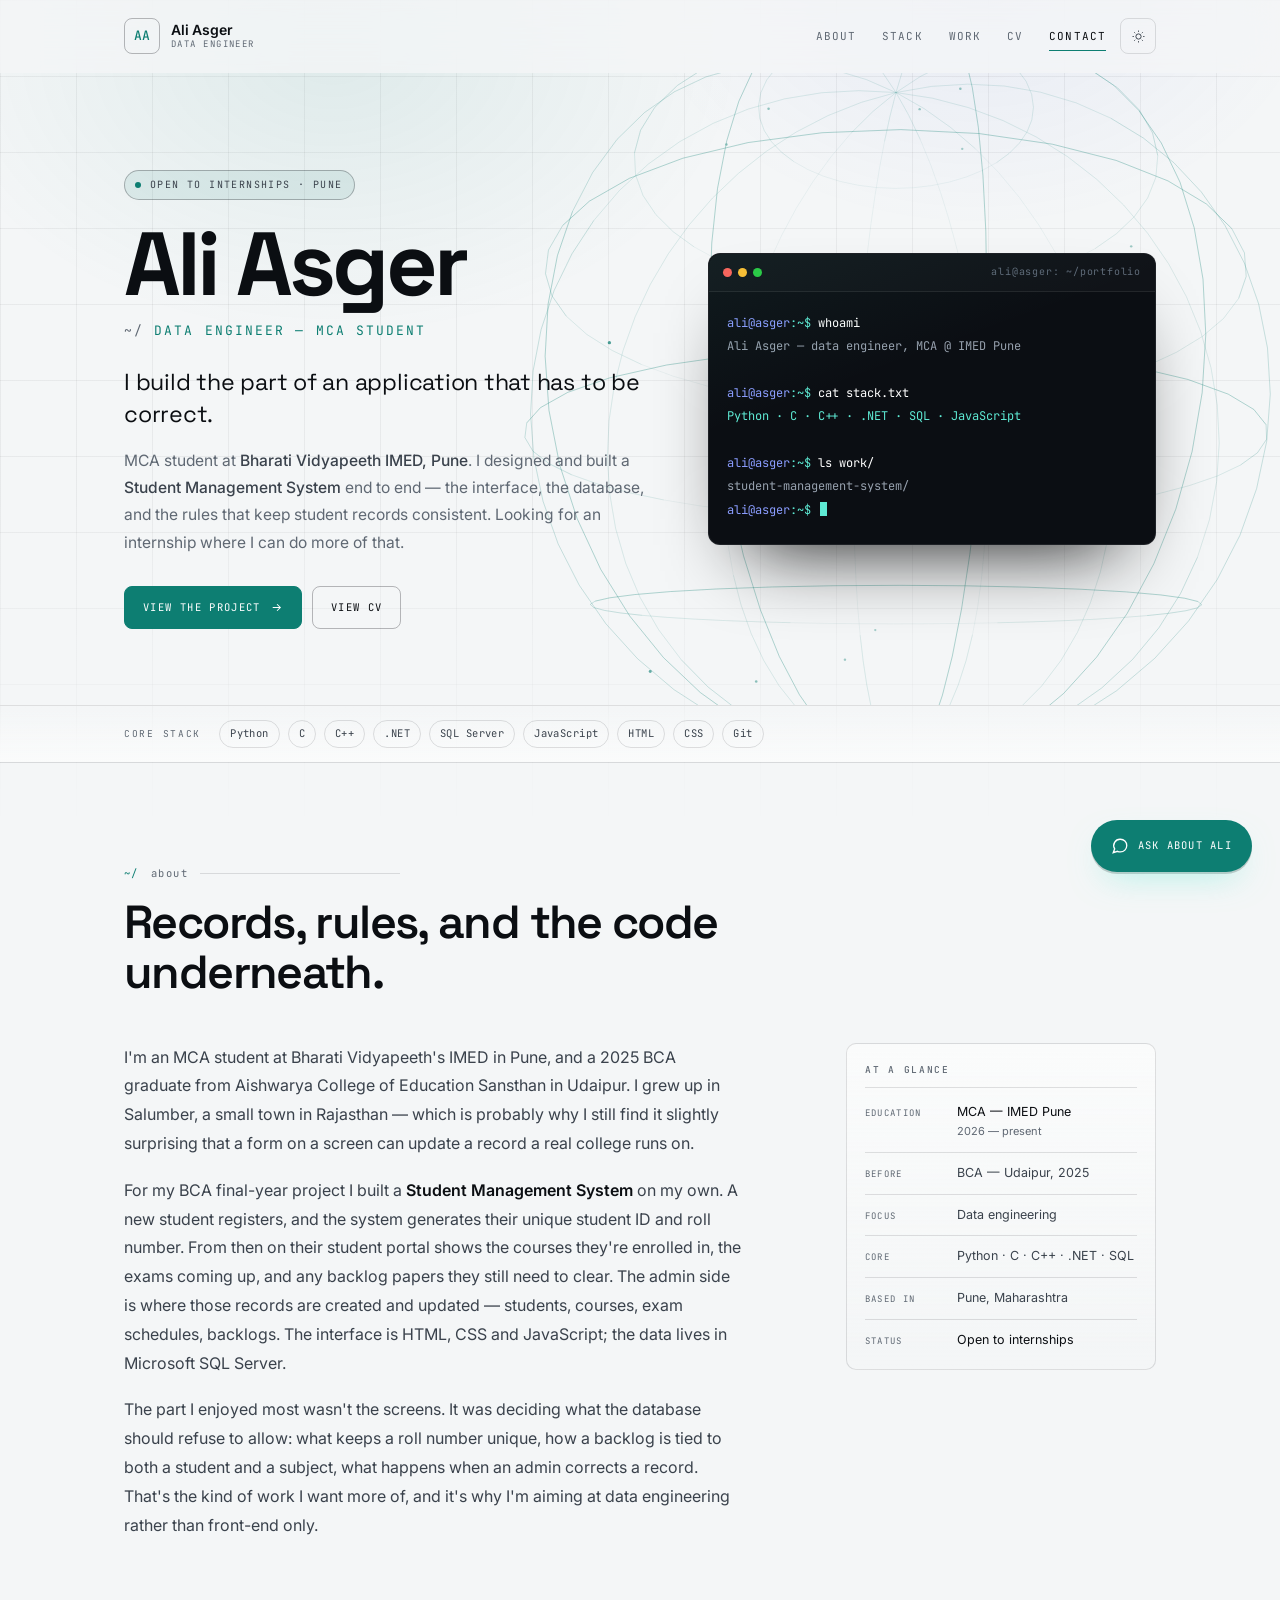
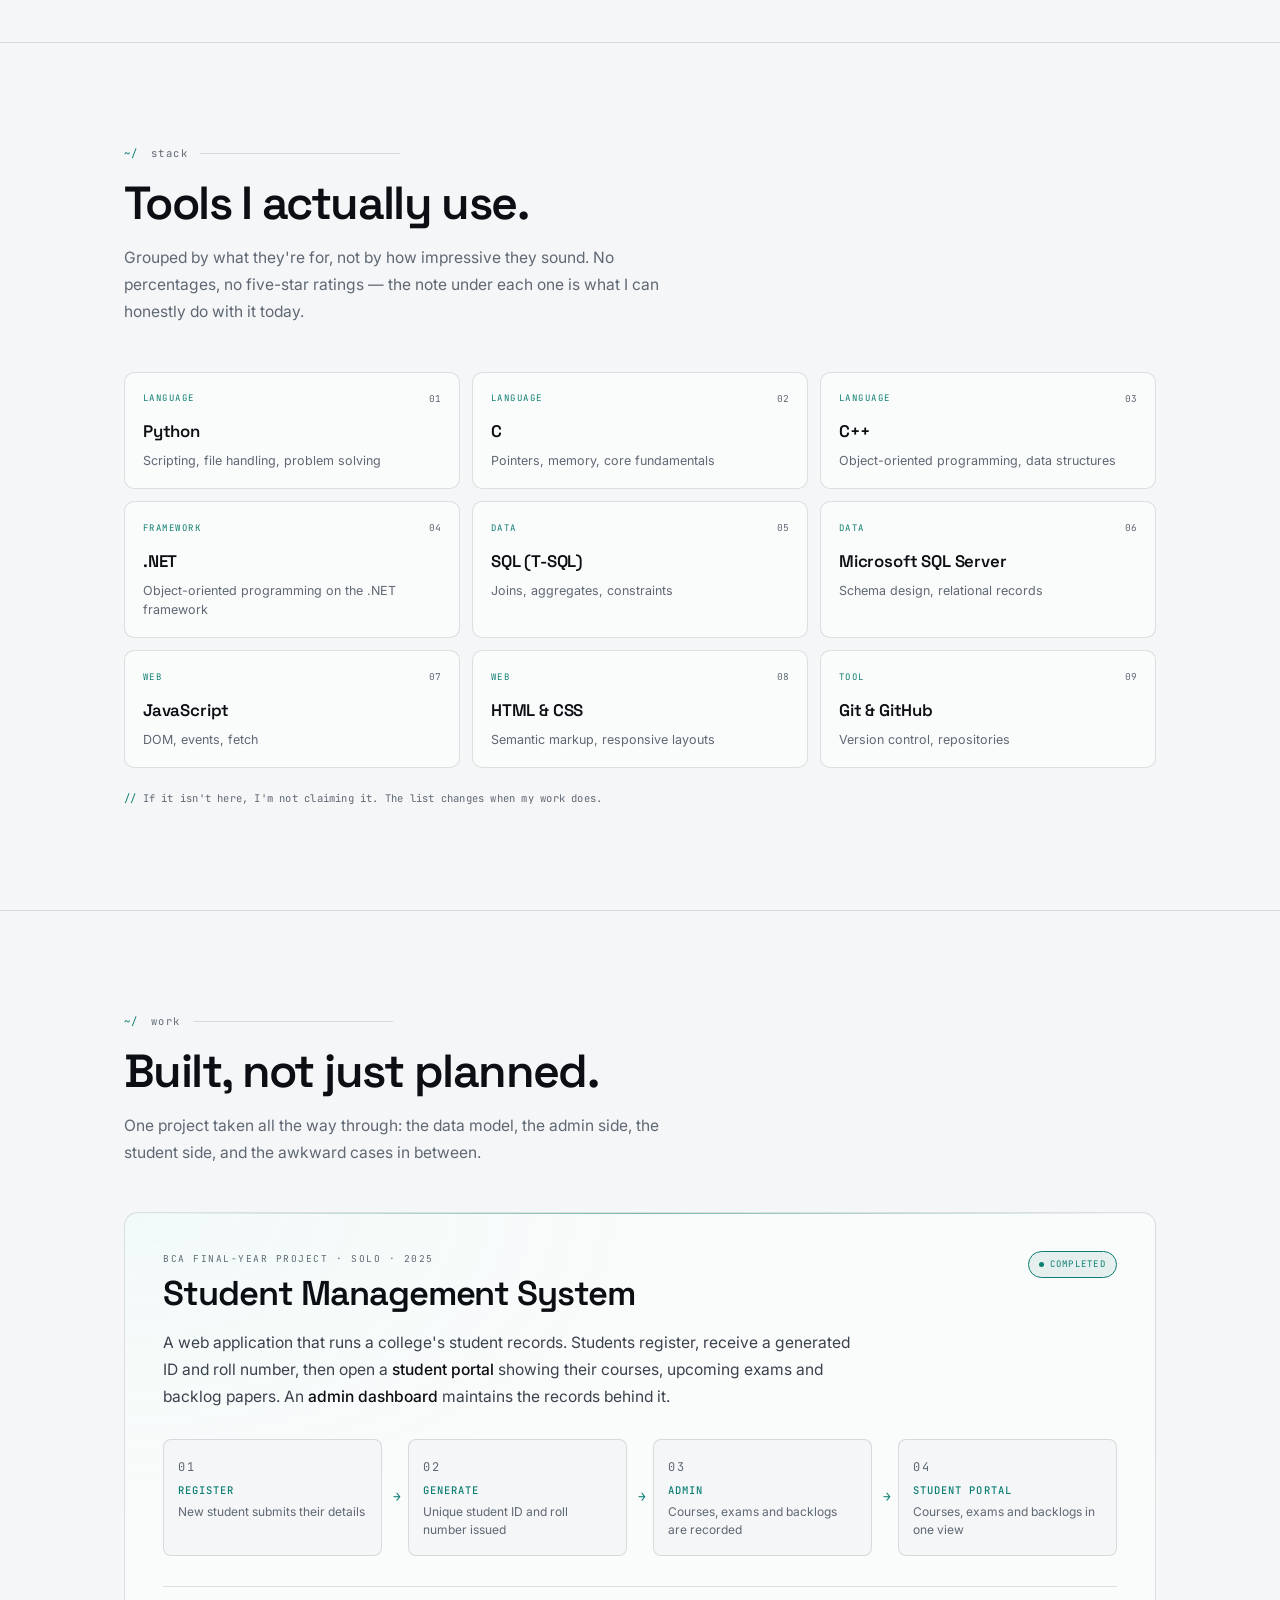
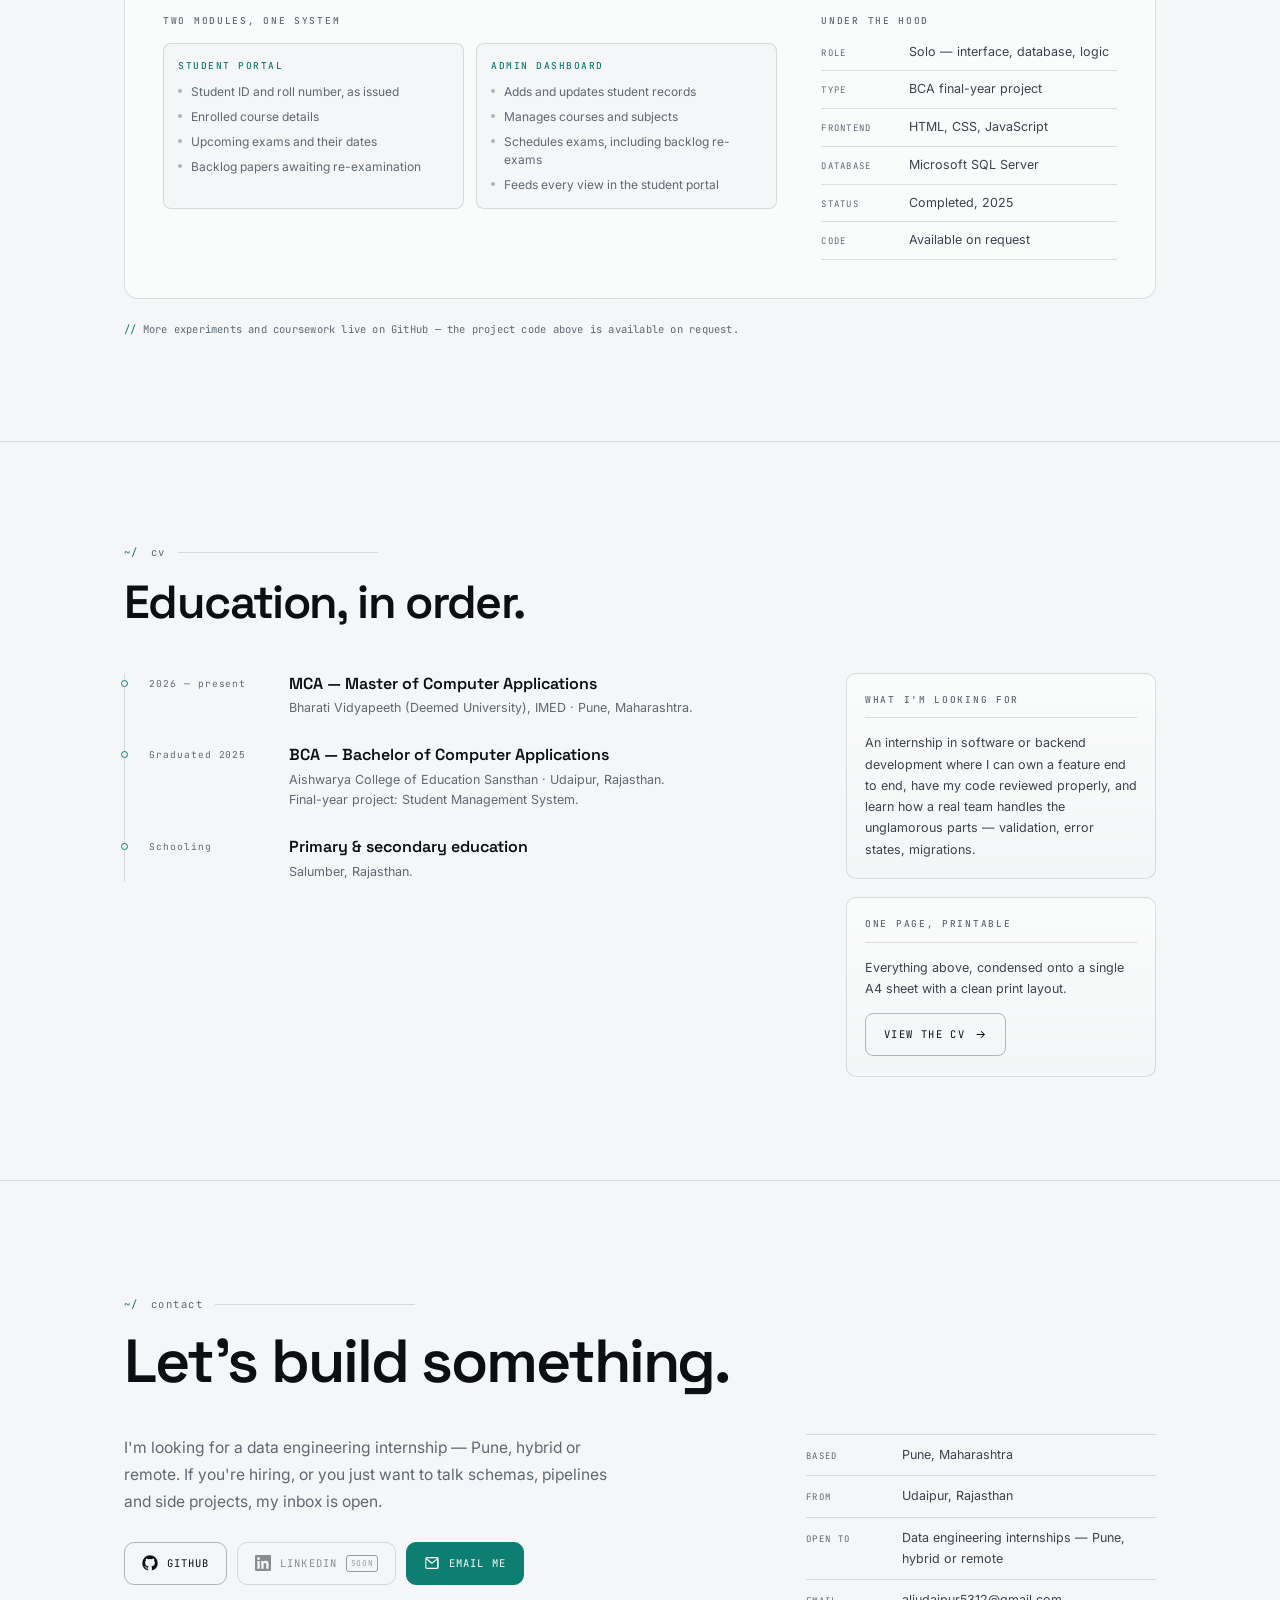
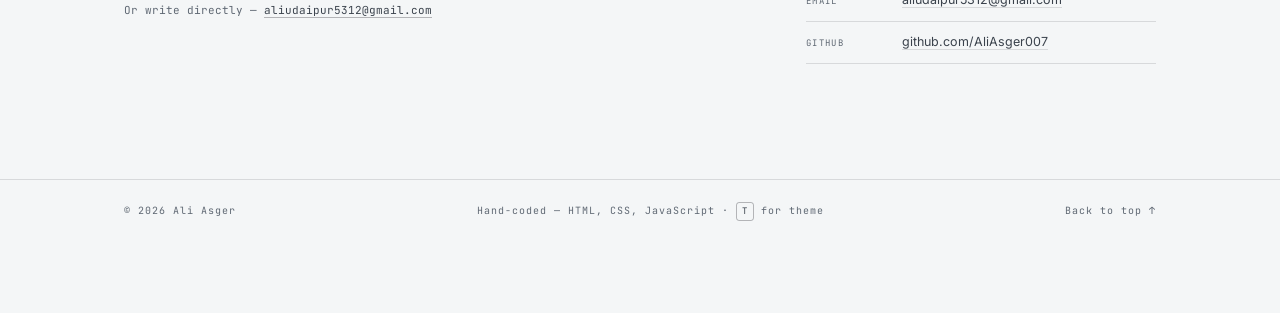
<file: index.html>
<!DOCTYPE html>
<html lang="en" data-theme="dark">
<head>
<meta charset="utf-8">
<meta name="viewport" content="width=device-width, initial-scale=1">
<title>Ali Asger — Data Engineer &amp; MCA Student | Portfolio</title>
<meta name="description" content="Ali Asger — MCA student at Bharati Vidyapeeth IMED, Pune, working toward data engineering. Python, C, C++, .NET, JavaScript and SQL Server. Built a Student Management System end to end.">
<meta name="author" content="Ali Asger">
<meta name="theme-color" content="#07080a">

<meta property="og:type" content="website">
<meta property="og:title" content="Ali Asger — Data Engineer &amp; MCA Student">
<meta property="og:description" content="I build web applications end to end — interface, database, and the rules that keep records consistent.">
<meta property="og:locale" content="en_IN">

<link rel="icon" href="assets/favicon.svg" type="image/svg+xml">

<link rel="preconnect" href="https://fonts.googleapis.com">
<link rel="preconnect" href="https://fonts.gstatic.com" crossorigin>
<link href="https://fonts.googleapis.com/css2?family=Space+Grotesk:wght@400;500;600;700&family=Inter:wght@300;400;500;600&family=JetBrains+Mono:wght@400;500&display=swap" rel="stylesheet">

<link rel="stylesheet" href="css/styles.css">
<link rel="stylesheet" href="css/chat.css">

<script>
  /* Runs before paint: no flash of the wrong theme. */
  (function () {
    var root = document.documentElement;
    root.classList.add('js');
    try {
      var saved = localStorage.getItem('theme');
      var system = window.matchMedia('(prefers-color-scheme: light)').matches ? 'light' : 'dark';
      root.setAttribute('data-theme', saved || system);
    } catch (e) {
      root.setAttribute('data-theme', 'dark');
    }

    /* Safety net: if main.js fails to load, never leave content invisible. */
    window.addEventListener('load', function () {
      setTimeout(function () {
        if (!document.querySelector('.reveal.in')) {
          var items = document.querySelectorAll('.reveal');
          for (var i = 0; i < items.length; i++) items[i].classList.add('in');
        }
      }, 1200);
    });
  })();
</script>

<script type="application/ld+json">
{
  "@context": "https://schema.org",
  "@type": "Person",
  "name": "Ali Asger",
  "jobTitle": "Data Engineer",
  "email": "mailto:aliudaipur5312@gmail.com",
  "alumniOf": [
    { "@type": "CollegeOrUniversity", "name": "Aishwarya College of Education Sansthan, Udaipur" },
    { "@type": "CollegeOrUniversity", "name": "Bharati Vidyapeeth IMED, Pune" }
  ],
  "address": { "@type": "PostalAddress", "addressLocality": "Pune", "addressRegion": "Maharashtra", "addressCountry": "IN" },
  "knowsAbout": ["Data Engineering", "Python", "C", "C++", ".NET", "JavaScript", "SQL Server"],
  "sameAs": ["https://github.com/AliAsger007"]
}
</script>
</head>

<body>
<a class="skip" href="#main">Skip to content</a>
<div class="bg-grid" aria-hidden="true"></div>
<div class="bg-glow" aria-hidden="true"></div>

<!-- ================= HEADER ================= -->
<header class="site-head" id="site-head">
  <div class="wrap head-inner">
    <a class="brand" href="#top" aria-label="Ali Asger — back to top">
      <span class="brand-mark" aria-hidden="true">AA</span>
      <span class="brand-text">
        Ali Asger
        <span class="brand-sub">Data Engineer</span>
      </span>
    </a>

    <nav class="nav" id="site-nav" aria-label="Primary">
      <a href="#about">About</a>
      <a href="#stack">Stack</a>
      <a href="#work">Work</a>
      <a href="#cv">CV</a>
      <a href="#contact">Contact</a>
    </nav>

    <button class="menu-btn" id="menu-btn" type="button" aria-expanded="false" aria-controls="site-nav" aria-label="Open menu">
      <svg viewBox="0 0 24 24" fill="none" stroke="currentColor" stroke-width="1.7" aria-hidden="true"><path d="M4 7h16M4 12h16M4 17h16"/></svg>
    </button>

    <button class="theme-btn" id="theme-btn" type="button" aria-label="Switch to light theme" title="Switch theme (T)">
      <svg class="moon" viewBox="0 0 24 24" fill="none" stroke="currentColor" stroke-width="1.6" aria-hidden="true"><path d="M20.5 14.5A8.5 8.5 0 1 1 9.5 3.5a7 7 0 0 0 11 11Z"/></svg>
      <svg class="sun" viewBox="0 0 24 24" fill="none" stroke="currentColor" stroke-width="1.6" aria-hidden="true"><circle cx="12" cy="12" r="4.2"/><path d="M12 2.5v2M12 19.5v2M2.5 12h2M19.5 12h2M5.3 5.3l1.4 1.4M17.3 17.3l1.4 1.4M18.7 5.3l-1.4 1.4M6.7 17.3l-1.4 1.4"/></svg>
    </button>
  </div>
</header>

<main id="main">

  <!-- ================= HERO ================= -->
  <section class="hero" id="top">
    <canvas class="hero-canvas" id="hero-canvas" aria-hidden="true"></canvas>
    <div class="wrap">
      <div class="hero-grid">
        <div class="hero-copy">
          <p class="badge reveal"><span class="dot" aria-hidden="true"></span> Open to internships · Pune</p>

          <h1 class="reveal" style="--d:1">Ali Asger</h1>
          <p class="hero-role reveal" style="--d:1">Data engineer — MCA student</p>

          <p class="hero-hook reveal" style="--d:2">
            I build the part of an application that has to be correct.
          </p>

          <p class="hero-lede reveal" style="--d:3">
            MCA student at <strong>Bharati Vidyapeeth IMED, Pune</strong>. I designed and built a
            <strong>Student Management System</strong> end to end — the interface, the database, and
            the rules that keep student records consistent. Looking for an internship where I can do
            more of that.
          </p>

          <div class="hero-cta reveal" style="--d:4">
            <a class="btn solid" href="#work">
              View the project
              <svg viewBox="0 0 24 24" fill="none" stroke="currentColor" stroke-width="1.9" aria-hidden="true"><path d="M5 12h14M13 6l6 6-6 6"/></svg>
            </a>
            <a class="btn" href="resume.html" data-cv>View CV</a>
          </div>
        </div>

        <div class="term reveal" style="--d:2" role="img" aria-label="Terminal window: Ali Asger, data engineer, MCA at IMED Pune. Stack: Python, C, C++, .NET, SQL, JavaScript. Project: student-management-system.">
          <div class="term-bar" aria-hidden="true">
            <span class="term-dots"><i></i><i></i><i></i></span>
            <span class="term-title">ali@asger: ~/portfolio</span>
          </div>
          <div class="term-body" aria-hidden="true">
            <div class="tline"><span class="prompt"><span class="path">ali@asger</span>:~$</span> <span class="cmd">whoami</span></div>
            <div class="tline out">Ali Asger — data engineer, MCA @ IMED Pune</div>
            <div class="tline">&nbsp;</div>
            <div class="tline"><span class="prompt"><span class="path">ali@asger</span>:~$</span> <span class="cmd">cat stack.txt</span></div>
            <div class="tline out key">Python · C · C++ · .NET · SQL · JavaScript</div>
            <div class="tline">&nbsp;</div>
            <div class="tline"><span class="prompt"><span class="path">ali@asger</span>:~$</span> <span class="cmd">ls work/</span></div>
            <div class="tline out">student-management-system/</div>
            <div class="tline"><span class="prompt"><span class="path">ali@asger</span>:~$</span> <span class="cursor"></span></div>
          </div>
        </div>
      </div>
    </div>
  </section>

  <!-- ================= STACK STRIP ================= -->
  <div class="stack-strip">
    <div class="wrap stack-inner">
      <span class="stack-label">Core stack</span>
      <ul class="stack-list">
        <li>Python</li>
        <li>C</li>
        <li>C++</li>
        <li>.NET</li>
        <li>SQL Server</li>
        <li>JavaScript</li>
        <li>HTML</li>
        <li>CSS</li>
        <li>Git</li>
      </ul>
    </div>
  </div>

  <!-- ================= ABOUT ================= -->
  <section class="section" id="about">
    <div class="wrap">
      <div class="sec-path"><span class="tilde">~/</span>about<span class="line"></span></div>

      <div class="sec-head">
        <h2>Records, rules, and the code underneath.</h2>
      </div>

      <div class="about-grid">
        <div class="prose reveal">
          <p>
            I'm an MCA student at Bharati Vidyapeeth's IMED in Pune, and a 2025 BCA graduate from
            Aishwarya College of Education Sansthan in Udaipur. I grew up in Salumber, a small town
            in Rajasthan — which is probably why I still find it slightly surprising that a form on a
            screen can update a record a real college runs on.
          </p>
          <p>
            For my BCA final-year project I built a <strong>Student Management System</strong> on my
            own. A new student registers, and the system generates their unique student ID and roll
            number. From then on their student portal shows the courses they're enrolled in, the exams coming
            up, and any backlog papers they still need to clear. The admin side is where those records
            are created and updated — students, courses, exam schedules, backlogs. The interface is
            HTML, CSS and JavaScript; the data lives in Microsoft SQL Server.
          </p>
          <p>
            The part I enjoyed most wasn't the screens. It was deciding what the database should refuse
            to allow: what keeps a roll number unique, how a backlog is tied to both a student and a
            subject, what happens when an admin corrects a record. That's the kind of work I want more
            of, and it's why I'm aiming at data engineering rather than front-end only.
          </p>
        </div>

        <aside class="fact-card reveal" style="--d:1" aria-label="At a glance">
          <h3>At a glance</h3>
          <dl>
            <div class="row"><dt>Education</dt><dd class="hi">MCA — IMED Pune<br><span class="sub">2026 — present</span></dd></div>
            <div class="row"><dt>Before</dt><dd>BCA — Udaipur, 2025</dd></div>
            <div class="row"><dt>Focus</dt><dd>Data engineering</dd></div>
            <div class="row"><dt>Core</dt><dd>Python · C · C++ · .NET · SQL</dd></div>
            <div class="row"><dt>Based in</dt><dd>Pune, Maharashtra</dd></div>
            <div class="row"><dt>Status</dt><dd class="hi">Open to internships</dd></div>
          </dl>
        </aside>
      </div>
    </div>
  </section>

  <!-- ================= STACK ================= -->
  <section class="section" id="stack">
    <div class="wrap">
      <div class="sec-path"><span class="tilde">~/</span>stack<span class="line"></span></div>

      <div class="sec-head">
        <h2>Tools I actually use.</h2>
        <p class="lede">
          Grouped by what they're for, not by how impressive they sound. No percentages, no
          five-star ratings — the note under each one is what I can honestly do with it today.
        </p>
      </div>

      <ul class="skills-grid">
        <li class="skill reveal">
          <div class="skill-top"><span class="skill-cat">Language</span><span class="skill-num">01</span></div>
          <h3>Python</h3>
          <p>Scripting, file handling, problem solving</p>
        </li>
        <li class="skill reveal" style="--d:1">
          <div class="skill-top"><span class="skill-cat">Language</span><span class="skill-num">02</span></div>
          <h3>C</h3>
          <p>Pointers, memory, core fundamentals</p>
        </li>
        <li class="skill reveal" style="--d:2">
          <div class="skill-top"><span class="skill-cat">Language</span><span class="skill-num">03</span></div>
          <h3>C++</h3>
          <p>Object-oriented programming, data structures</p>
        </li>
        <li class="skill reveal" style="--d:3">
          <div class="skill-top"><span class="skill-cat">Framework</span><span class="skill-num">04</span></div>
          <h3>.NET</h3>
          <p>Object-oriented programming on the .NET framework</p>
        </li>
        <li class="skill reveal">
          <div class="skill-top"><span class="skill-cat">Data</span><span class="skill-num">05</span></div>
          <h3>SQL (T-SQL)</h3>
          <p>Joins, aggregates, constraints</p>
        </li>
        <li class="skill reveal">
          <div class="skill-top"><span class="skill-cat">Data</span><span class="skill-num">06</span></div>
          <h3>Microsoft SQL Server</h3>
          <p>Schema design, relational records</p>
        </li>
        <li class="skill reveal" style="--d:1">
          <div class="skill-top"><span class="skill-cat">Web</span><span class="skill-num">07</span></div>
          <h3>JavaScript</h3>
          <p>DOM, events, fetch</p>
        </li>
        <li class="skill reveal" style="--d:2">
          <div class="skill-top"><span class="skill-cat">Web</span><span class="skill-num">08</span></div>
          <h3>HTML &amp; CSS</h3>
          <p>Semantic markup, responsive layouts</p>
        </li>
        <li class="skill reveal" style="--d:3">
          <div class="skill-top"><span class="skill-cat">Tool</span><span class="skill-num">09</span></div>
          <h3>Git &amp; GitHub</h3>
          <p>Version control, repositories</p>
        </li>
      </ul>

      <p class="footnote reveal">If it isn't here, I'm not claiming it. The list changes when my work does.</p>
    </div>
  </section>

  <!-- ================= WORK ================= -->
  <section class="section" id="work">
    <div class="wrap">
      <div class="sec-path"><span class="tilde">~/</span>work<span class="line"></span></div>

      <div class="sec-head">
        <h2>Built, not just planned.</h2>
        <p class="lede">
          One project taken all the way through: the data model, the admin side, the student side,
          and the awkward cases in between.
        </p>
      </div>

      <article class="case reveal">
        <div class="case-head">
          <div>
            <p class="case-kicker">BCA final-year project · Solo · 2025</p>
            <h3>Student Management System</h3>
          </div>
          <span class="chip live">Completed</span>
        </div>

        <p class="case-lede">
          A web application that runs a college's student records. Students register, receive a
          generated ID and roll number, then open a <strong>student portal</strong> showing their
          courses, upcoming exams and backlog papers. An <strong>admin dashboard</strong> maintains
          the records behind it.
        </p>

        <ol class="flow" aria-label="How the system works">
          <li>
            <span class="flow-n">01</span>
            <strong>Register</strong>
            <span>New student submits their details</span>
          </li>
          <li>
            <span class="flow-n">02</span>
            <strong>Generate</strong>
            <span>Unique student ID and roll number issued</span>
          </li>
          <li>
            <span class="flow-n">03</span>
            <strong>Admin</strong>
            <span>Courses, exams and backlogs are recorded</span>
          </li>
          <li>
            <span class="flow-n">04</span>
            <strong>Student portal</strong>
            <span>Courses, exams and backlogs in one view</span>
          </li>
        </ol>

        <div class="case-grid">
          <div>
            <h4>Two modules, one system</h4>
            <div class="modules">
              <div class="module">
                <h5>Student portal</h5>
                <ul>
                  <li>Student ID and roll number, as issued</li>
                  <li>Enrolled course details</li>
                  <li>Upcoming exams and their dates</li>
                  <li>Backlog papers awaiting re-examination</li>
                </ul>
              </div>
              <div class="module">
                <h5>Admin dashboard</h5>
                <ul>
                  <li>Adds and updates student records</li>
                  <li>Manages courses and subjects</li>
                  <li>Schedules exams, including backlog re-exams</li>
                  <li>Feeds every view in the student portal</li>
                </ul>
              </div>
            </div>
          </div>

          <div class="spec">
            <h4>Under the hood</h4>
            <dl>
              <div class="row"><dt>Role</dt><dd>Solo — interface, database, logic</dd></div>
              <div class="row"><dt>Type</dt><dd>BCA final-year project</dd></div>
              <div class="row"><dt>Frontend</dt><dd>HTML, CSS, JavaScript</dd></div>
              <div class="row"><dt>Database</dt><dd>Microsoft SQL Server</dd></div>
              <div class="row"><dt>Status</dt><dd>Completed, 2025</dd></div>
              <div class="row"><dt>Code</dt><dd>Available on request</dd></div>
            </dl>
          </div>
        </div>
      </article>

      <p class="footnote reveal">More experiments and coursework live on GitHub — the project code above is available on request.</p>
    </div>
  </section>

  <!-- ================= CV ================= -->
  <section class="section" id="cv">
    <div class="wrap">
      <div class="sec-path"><span class="tilde">~/</span>cv<span class="line"></span></div>

      <div class="sec-head">
        <h2>Education, in order.</h2>
      </div>

      <div class="cv-grid">
        <ol class="timeline reveal">
          <li>
            <span class="t-when">2026 — present</span>
            <div class="t-what">
              <h3>MCA — Master of Computer Applications</h3>
              <p>Bharati Vidyapeeth (Deemed University), IMED · Pune, Maharashtra.</p>
            </div>
          </li>
          <li>
            <span class="t-when">Graduated 2025</span>
            <div class="t-what">
              <h3>BCA — Bachelor of Computer Applications</h3>
              <p>Aishwarya College of Education Sansthan · Udaipur, Rajasthan.<br>
                 Final-year project: Student Management System.</p>
            </div>
          </li>
          <li>
            <span class="t-when">Schooling</span>
            <div class="t-what">
              <h3>Primary &amp; secondary education</h3>
              <p>Salumber, Rajasthan.</p>
            </div>
          </li>
        </ol>

        <div class="cv-side reveal" style="--d:1">
          <div class="fact-card">
            <h3>What I'm looking for</h3>
            <p>
              An internship in software or backend development where I can own a feature end to end,
              have my code reviewed properly, and learn how a real team handles the unglamorous parts —
              validation, error states, migrations.
            </p>
          </div>
          <div class="fact-card">
            <h3>One page, printable</h3>
            <p>
              Everything above, condensed onto a single A4 sheet with a clean print layout.
            </p>
            <div class="card-cta">
              <a class="btn" href="resume.html" data-cv>View the CV
                <svg viewBox="0 0 24 24" fill="none" stroke="currentColor" stroke-width="1.9" aria-hidden="true"><path d="M5 12h14M13 6l6 6-6 6"/></svg>
              </a>
            </div>
          </div>
        </div>
      </div>
    </div>
  </section>

  <!-- ================= CONTACT ================= -->
  <section class="section contact" id="contact">
    <div class="wrap">
      <div class="sec-path"><span class="tilde">~/</span>contact<span class="line"></span></div>

      <h2 class="reveal">Let's build something.</h2>

      <div class="contact-grid">
        <div class="reveal" style="--d:1">
          <p class="contact-lede">
            I'm looking for a data engineering internship — Pune, hybrid or remote. If you're hiring,
            or you just want to talk schemas, pipelines and side projects, my inbox is open.
          </p>

          <div class="contact-actions">
            <a class="cbtn" href="https://github.com/AliAsger007" target="_blank" rel="noopener noreferrer">
              <svg viewBox="0 0 24 24" aria-hidden="true"><path d="M12 .5A11.5 11.5 0 0 0 .5 12a11.5 11.5 0 0 0 7.86 10.92c.58.1.79-.25.79-.55v-1.94c-3.2.7-3.88-1.54-3.88-1.54-.53-1.34-1.29-1.7-1.29-1.7-1.05-.72.08-.7.08-.7 1.16.08 1.77 1.19 1.77 1.19 1.03 1.77 2.71 1.26 3.37.96.1-.75.4-1.26.73-1.55-2.56-.29-5.25-1.28-5.25-5.7 0-1.26.45-2.29 1.19-3.1-.12-.29-.52-1.46.11-3.05 0 0 .96-.31 3.15 1.18a10.9 10.9 0 0 1 5.74 0c2.18-1.49 3.14-1.18 3.14-1.18.63 1.59.23 2.76.12 3.05.74.81 1.19 1.84 1.19 3.1 0 4.43-2.7 5.4-5.27 5.69.41.36.78 1.06.78 2.14v3.17c0 .3.2.66.8.55A11.5 11.5 0 0 0 23.5 12 11.5 11.5 0 0 0 12 .5Z"/></svg>
              GitHub
            </a>

            <!-- LINKEDIN: paste your profile URL into the anchor below, then replace the
                 <span class="cbtn is-pending"> with it. -->
            <!--
            <a class="cbtn" href="https://linkedin.com/in/your-handle" target="_blank" rel="noopener noreferrer">
              <svg viewBox="0 0 24 24" aria-hidden="true"><path d="M20.45 20.45h-3.55v-5.57c0-1.33-.02-3.04-1.85-3.04-1.85 0-2.14 1.45-2.14 2.94v5.67H9.35V9h3.41v1.56h.05c.47-.9 1.63-1.85 3.36-1.85 3.6 0 4.27 2.37 4.27 5.45v6.29ZM5.34 7.43a2.06 2.06 0 1 1 0-4.12 2.06 2.06 0 0 1 0 4.12ZM7.12 20.45H3.55V9h3.57v11.45ZM22.22 0H1.77C.79 0 0 .77 0 1.72v20.55C0 23.23.79 24 1.77 24h20.45c.98 0 1.78-.77 1.78-1.73V1.72C24 .77 23.2 0 22.22 0Z"/></svg>
              LinkedIn
            </a>
            -->
            <span class="cbtn is-pending" aria-disabled="true" title="LinkedIn link coming soon">
              <svg viewBox="0 0 24 24" aria-hidden="true"><path d="M20.45 20.45h-3.55v-5.57c0-1.33-.02-3.04-1.85-3.04-1.85 0-2.14 1.45-2.14 2.94v5.67H9.35V9h3.41v1.56h.05c.47-.9 1.63-1.85 3.36-1.85 3.6 0 4.27 2.37 4.27 5.45v6.29ZM5.34 7.43a2.06 2.06 0 1 1 0-4.12 2.06 2.06 0 0 1 0 4.12ZM7.12 20.45H3.55V9h3.57v11.45ZM22.22 0H1.77C.79 0 0 .77 0 1.72v20.55C0 23.23.79 24 1.77 24h20.45c.98 0 1.78-.77 1.78-1.73V1.72C24 .77 23.2 0 22.22 0Z"/></svg>
              LinkedIn <span class="tag">soon</span>
            </span>

            <a class="cbtn primary" href="mailto:aliudaipur5312@gmail.com?subject=Hello%20Ali%20%E2%80%94%20from%20your%20portfolio&amp;body=Hi%20Ali%2C%0A%0AI%20found%20your%20portfolio%20and%20wanted%20to%20get%20in%20touch.%0A%0A">
              <svg viewBox="0 0 24 24" aria-hidden="true"><path d="M2 5.5A2.5 2.5 0 0 1 4.5 3h15A2.5 2.5 0 0 1 22 5.5v13a2.5 2.5 0 0 1-2.5 2.5h-15A2.5 2.5 0 0 1 2 18.5v-13Zm2.2-.5 7.8 6.1L19.8 5H4.2Zm15.8 1.9-7.3 5.7a1.5 1.5 0 0 1-1.9 0L3.5 6.9V18.5c0 .3.2.5.5.5h15c.3 0 .5-.2.5-.5V6.9Z"/></svg>
              Email me
            </a>
          </div>

          <p class="contact-mail">
            Or write directly — <a href="mailto:aliudaipur5312@gmail.com">aliudaipur5312@gmail.com</a>
          </p>
        </div>

        <ul class="contact-meta reveal" style="--d:2">
          <li><span class="k">Based</span><span class="v">Pune, Maharashtra</span></li>
          <li><span class="k">From</span><span class="v">Udaipur, Rajasthan</span></li>
          <li><span class="k">Open to</span><span class="v">Data engineering internships — Pune, hybrid or remote</span></li>
          <li><span class="k">Email</span><span class="v"><a href="mailto:aliudaipur5312@gmail.com">aliudaipur5312@gmail.com</a></span></li>
          <li><span class="k">GitHub</span><span class="v"><a href="https://github.com/AliAsger007" target="_blank" rel="noopener noreferrer">github.com/AliAsger007</a></span></li>
        </ul>
      </div>
    </div>
  </section>

</main>

<!-- ================= FOOTER ================= -->
<footer class="site-foot">
  <div class="wrap foot-inner">
    <span>© <span id="year">2026</span> Ali Asger</span>
    <span>Hand-coded — HTML, CSS, JavaScript · <span class="kbd">T</span> for theme</span>
    <a href="#top">Back to top ↑</a>
  </div>
</footer>

<!-- ================= CV OVERLAY ================= -->
<div class="cv-modal" id="cv-modal" hidden>
  <div class="cv-backdrop"></div>
  <div class="cv-panel" id="cv-panel" role="dialog" aria-modal="true" aria-label="Curriculum vitae">
    <header class="cv-head">
      <span class="cv-title">Curriculum vitae — Ali Asger</span>
      <div class="cv-actions">
        <a class="cv-open" href="resume.html" target="_blank" rel="noopener">Open in tab</a>
        <button class="cv-close" id="cv-close" type="button" aria-label="Close CV">
          <svg viewBox="0 0 24 24" fill="none" stroke="currentColor" stroke-width="1.9" aria-hidden="true"><path d="M6 6l12 12M18 6L6 18"/></svg>
        </button>
      </div>
    </header>
    <div class="cv-body" id="cv-body">
      <header class="cv-doc-head">
        <h3 class="cv-name">Ali Asger</h3>
        <p class="cv-role">Data Engineer · MCA Student</p>
        <p class="cv-contact">
          <span>Pune, Maharashtra, India</span>
          <a href="mailto:aliudaipur5312@gmail.com">aliudaipur5312@gmail.com</a>
          <a href="https://github.com/AliAsger007" target="_blank" rel="noopener noreferrer">github.com/AliAsger007</a>
        </p>
      </header>

      <section class="cv-sec">
        <h4>Profile</h4>
        <p>
          MCA student at Bharati Vidyapeeth IMED, Pune, and a 2025 BCA graduate from Udaipur.
          Designed and built a Student Management System end to end — registration, automatic ID and
          roll-number generation, student and admin portals, and the relational database behind them.
          Comfortable in Python, C, C++, .NET, JavaScript and SQL. Looking for a data or backend
          internship where the work is real and the review is honest.
        </p>
      </section>

      <section class="cv-sec">
        <h4>Education</h4>
        <div class="cv-entry">
          <div>
            <h5>MCA — Master of Computer Applications</h5>
            <p class="cv-sub">Bharati Vidyapeeth (Deemed University), IMED · Pune, Maharashtra</p>
          </div>
          <span class="cv-when">2026 — present</span>
        </div>
        <div class="cv-entry">
          <div>
            <h5>BCA — Bachelor of Computer Applications</h5>
            <p class="cv-sub">Aishwarya College of Education Sansthan · Udaipur, Rajasthan</p>
          </div>
          <span class="cv-when">Graduated 2025</span>
        </div>
        <div class="cv-entry">
          <div>
            <h5>Schooling — primary &amp; secondary</h5>
            <p class="cv-sub">Salumber, Rajasthan</p>
          </div>
        </div>
      </section>

      <section class="cv-sec">
        <h4>Technical skills</h4>
        <dl class="cv-skills">
          <div><dt>Languages</dt><dd>Python, C, C++, JavaScript, SQL (T-SQL)</dd></div>
          <div><dt>Framework</dt><dd>.NET — object-oriented fundamentals</dd></div>
          <div><dt>Web</dt><dd>HTML5, CSS3 — semantic markup, responsive layouts</dd></div>
          <div><dt>Database</dt><dd>Microsoft SQL Server — schema design, joins, constraints</dd></div>
          <div><dt>Tools</dt><dd>Git, GitHub</dd></div>
        </dl>
      </section>

      <section class="cv-sec">
        <h4>Projects</h4>
        <div class="cv-entry">
          <div>
            <h5>Student Management System</h5>
            <p class="cv-sub">HTML · CSS · JavaScript · Microsoft SQL Server · Solo</p>
          </div>
          <span class="cv-when">BCA final-year · 2025</span>
        </div>
        <ul class="cv-list">
          <li>
            Built a web application that manages the student record lifecycle: a new student
            registers and the system generates a unique student ID and roll number automatically.
          </li>
          <li>
            Built the student portal: one view for enrolled course details, upcoming exams and
            backlog papers awaiting re-examination.
          </li>
          <li>
            Admin dashboard creates and updates the underlying records — students, courses, exam
            schedules and backlogs — feeding every view in the portal.
          </li>
          <li>
            Designed the relational schema in Microsoft SQL Server so identifiers stay unique and
            each backlog ties to both its student and its subject.
          </li>
        </ul>
      </section>

      <div class="cv-foot">
        <span>Last updated — November 2026</span>
        <a href="resume.html" target="_blank" rel="noopener">Printable version →</a>
      </div>
    </div>
  </div>
</div>

<!-- ================= PORTFOLIO ASSISTANT ================= -->
<div class="chat" id="chat-root">
  <button class="chat-launch" id="chat-launch" type="button" aria-expanded="false" aria-controls="chat-panel" aria-label="Ask about Ali — open chat">
    <svg class="icon-chat" viewBox="0 0 24 24" fill="none" stroke="currentColor" stroke-width="1.8" aria-hidden="true"><path d="M21 11.5a8.4 8.4 0 0 1-8.5 8.4 9 9 0 0 1-3.8-.8L3 21l1.9-5.2A8.4 8.4 0 0 1 12.5 3 8.4 8.4 0 0 1 21 11.5Z"/></svg>
    <svg class="icon-close" viewBox="0 0 24 24" fill="none" stroke="currentColor" stroke-width="1.9" aria-hidden="true"><path d="M6 6l12 12M18 6L6 18"/></svg>
    <span class="label">Ask about Ali</span>
  </button>

  <section class="chat-panel" id="chat-panel" role="dialog" aria-label="Portfolio assistant" aria-modal="false" hidden>
    <header class="chat-head">
      <span class="chat-dots" aria-hidden="true"><i></i><i></i><i></i></span>
      <span class="chat-title">ali@asger: assistant</span>
      <button class="chat-close" id="chat-close" type="button" aria-label="Close chat">
        <svg viewBox="0 0 24 24" fill="none" stroke="currentColor" stroke-width="1.9" aria-hidden="true"><path d="M6 6l12 12M18 6L6 18"/></svg>
      </button>
    </header>

    <div class="chat-log" id="chat-log" role="log" aria-live="polite" aria-label="Conversation"></div>
    <div class="chat-chips" id="chat-chips"></div>

    <form class="chat-form" id="chat-form" autocomplete="off">
      <label class="sr-only" for="chat-input">Your question</label>
      <input id="chat-input" name="question" type="text" placeholder="Ask about skills, project, availability…" maxlength="200">
      <button class="chat-send" type="submit" aria-label="Send message">
        <svg viewBox="0 0 24 24" fill="none" stroke="currentColor" stroke-width="1.8" aria-hidden="true"><path d="M4 12h14M12 5l7 7-7 7"/></svg>
      </button>
    </form>
  </section>
</div>

<script src="js/main.js"></script>
<script src="js/scene.js"></script>
<script src="js/cv.js"></script>
<script src="js/chat.js"></script>
</body>
</html>
</file>
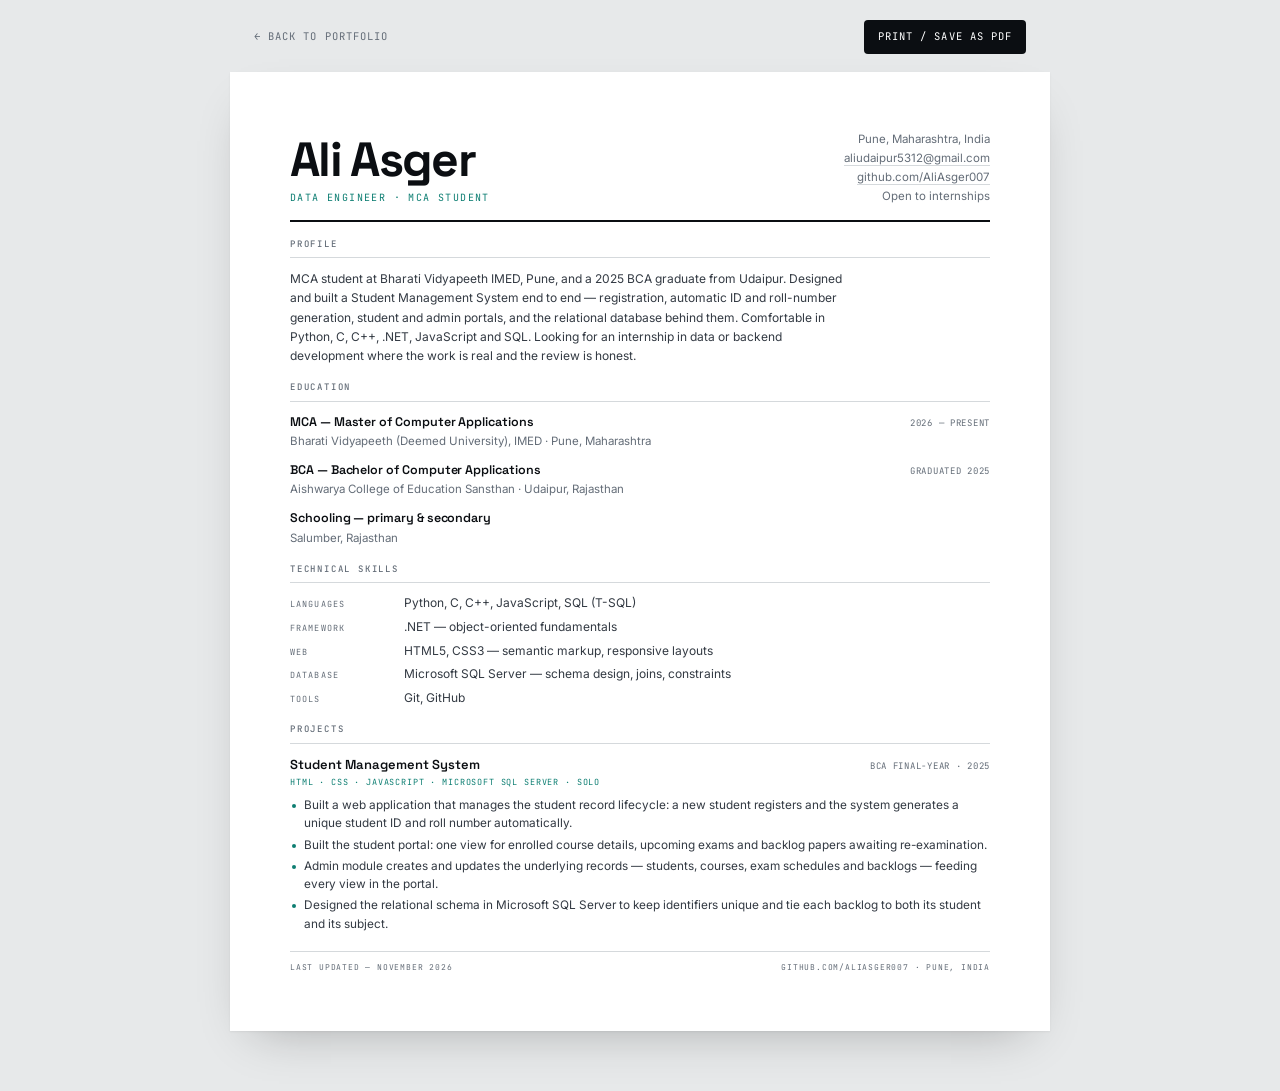
<file: resume.html>
<!DOCTYPE html>
<html lang="en">
<head>
<meta charset="utf-8">
<meta name="viewport" content="width=device-width, initial-scale=1">
<title>Ali Asger — Curriculum Vitae</title>
<meta name="description" content="One-page CV for Ali Asger, MCA student at IMED Pune and developer of a Student Management System.">

<link rel="icon" href="assets/favicon.svg" type="image/svg+xml">

<link rel="preconnect" href="https://fonts.googleapis.com">
<link rel="preconnect" href="https://fonts.gstatic.com" crossorigin>
<link href="https://fonts.googleapis.com/css2?family=Space+Grotesk:wght@400;500;600;700&family=Inter:wght@300;400;500;600&family=JetBrains+Mono:wght@400;500&display=swap" rel="stylesheet">

<style>
  /* A paper-first CV. On screen it is a sheet; in print the chrome disappears.
     Change --accent below to reskin it. */
  :root {
    --paper: #ffffff;
    --page: #e7e9ea;
    --ink: #0b0e12;
    --body: #333a43;
    --muted: #646d78;
    --rule: #d5d9dc;
    --accent: #0d7e72;
    --display: "Space Grotesk", "Inter", system-ui, sans-serif;
    --sans: "Inter", system-ui, -apple-system, "Segoe UI", sans-serif;
    --mono: "JetBrains Mono", ui-monospace, Consolas, monospace;
  }

  * { box-sizing: border-box; margin: 0; }

  body {
    background: var(--page);
    color: var(--ink);
    font-family: var(--sans);
    font-size: 16px;
    line-height: 1.5;
    -webkit-font-smoothing: antialiased;
  }

  a { color: inherit; text-decoration: none; }
  a:hover { color: var(--accent); }

  /* ---------- Toolbar (screen only) ---------- */
  .toolbar {
    max-width: 820px;
    margin: 0 auto;
    padding: 20px 24px 0;
    display: flex;
    align-items: center;
    justify-content: space-between;
    gap: 16px;
    font-family: var(--mono);
    font-size: 10.5px;
    letter-spacing: 0.1em;
    text-transform: uppercase;
    color: var(--muted);
  }
  .toolbar a:hover { color: var(--accent); }
  .toolbar button {
    font: inherit;
    letter-spacing: inherit;
    text-transform: inherit;
    color: #fff;
    background: var(--ink);
    border: 0;
    border-radius: 4px;
    padding: 9px 14px;
    cursor: pointer;
    transition: background 0.2s ease;
  }
  .toolbar button:hover { background: var(--accent); }

  /* ---------- Sheet ---------- */
  .sheet {
    max-width: 820px;
    margin: 18px auto 60px;
    padding: clamp(28px, 6vw, 58px) clamp(22px, 6vw, 60px);
    background: var(--paper);
    box-shadow: 0 1px 2px rgba(0, 0, 0, .06), 0 20px 50px -24px rgba(0, 0, 0, .3);
  }

  .head {
    display: grid;
    grid-template-columns: 1fr auto;
    gap: 10px 28px;
    align-items: end;
    padding-bottom: 14px;
    border-bottom: 2px solid var(--ink);
  }
  h1 {
    font-family: var(--display);
    font-weight: 700;
    font-size: clamp(2.3rem, 5.4vw, 3rem);
    line-height: 1;
    letter-spacing: -.035em;
  }
  .role {
    margin-top: 6px;
    font-family: var(--mono);
    font-size: 10px;
    letter-spacing: .14em;
    text-transform: uppercase;
    color: var(--accent);
  }
  .head .meta {
    list-style: none;
    padding: 0;
    text-align: right;
    font-size: 11.5px;
    line-height: 1.65;
    color: var(--muted);
    max-width: 250px;
  }
  .head .meta li { white-space: nowrap; }
  .head .meta a { border-bottom: 1px solid var(--rule); }

  /* ---------- Sections ---------- */
  section { padding-top: 16px; break-inside: avoid; }
  h2 {
    font-family: var(--mono);
    font-size: 9px;
    font-weight: 500;
    letter-spacing: .2em;
    text-transform: uppercase;
    color: var(--muted);
    padding-bottom: 6px;
    border-bottom: 1px solid var(--rule);
    margin-bottom: 11px;
  }
  p { font-size: 12px; line-height: 1.6; color: var(--body); }
  .profile p { max-width: 70ch; }

  .entry + .entry { margin-top: 10px; }
  .e-head {
    display: flex;
    align-items: baseline;
    justify-content: space-between;
    gap: 16px;
  }
  .e-head h3 {
    font-family: var(--display);
    font-size: 12.5px;
    font-weight: 600;
    color: var(--ink);
    letter-spacing: -.005em;
  }
  .when {
    font-family: var(--mono);
    font-size: 9px;
    letter-spacing: .08em;
    text-transform: uppercase;
    color: var(--muted);
    white-space: nowrap;
  }
  .where { font-size: 11.5px; color: var(--muted); margin-top: 1px; }

  dl.skills { display: grid; gap: 5px; }
  dl.skills > div { display: grid; grid-template-columns: 100px 1fr; gap: 14px; align-items: baseline; }
  dt {
    font-family: var(--mono);
    font-size: 8.5px;
    letter-spacing: .13em;
    text-transform: uppercase;
    color: var(--muted);
    padding-top: 2px;
  }
  dd { font-size: 12px; line-height: 1.55; color: var(--body); }

  .project-title {
    display: flex;
    align-items: baseline;
    justify-content: space-between;
    gap: 16px;
  }
  .project-title h3 {
    font-family: var(--display);
    font-size: 13px;
    font-weight: 600;
    color: var(--ink);
  }
  .stack-line {
    margin-top: 2px;
    font-family: var(--mono);
    font-size: 8.5px;
    letter-spacing: .1em;
    text-transform: uppercase;
    color: var(--accent);
  }
  ul.bullets {
    list-style: none;
    padding: 0;
    margin-top: 6px;
    display: grid;
    gap: 3px;
  }
  ul.bullets li {
    position: relative;
    padding-left: 14px;
    font-size: 11.8px;
    line-height: 1.55;
    color: var(--body);
  }
  ul.bullets li::before {
    content: "";
    position: absolute;
    left: 2px;
    top: 8px;
    width: 4px;
    height: 4px;
    background: var(--accent);
    border-radius: 50%;
  }

  .foot {
    margin-top: 18px;
    padding-top: 9px;
    border-top: 1px solid var(--rule);
    display: flex;
    flex-wrap: wrap;
    justify-content: space-between;
    gap: 8px;
    font-family: var(--mono);
    font-size: 8px;
    letter-spacing: .1em;
    text-transform: uppercase;
    color: var(--muted);
  }

  @media (max-width: 640px) {    .head { grid-template-columns: 1fr; }
    .head .meta { text-align: left; }
    .head .meta li { white-space: normal; }
    .e-head { flex-direction: column; gap: 0; }
    dl.skills > div { grid-template-columns: 1fr; gap: 1px; }
  }

  @page { size: A4; margin: 13mm 15mm; }

  @media print {
    body { background: #fff; font-size: 10.5pt; }
    .toolbar { display: none; }
    .sheet {
      max-width: none;
      margin: 0;
      padding: 0;
      box-shadow: none;
    }
    h1 { font-size: 25pt; }
    h2 { font-size: 7.5pt; }
    section { padding-top: 9pt; }
    p, dd { font-size: 9pt; }
    ul.bullets li { font-size: 8.8pt; }
    .e-head h3, .project-title h3 { font-size: 9.6pt; }
    * { -webkit-print-color-adjust: exact; print-color-adjust: exact; }
  }
</style>
</head>

<body>

  <div class="toolbar">
    <a href="index.html">← Back to portfolio</a>
    <button type="button" onclick="window.print()">Print / Save as PDF</button>
  </div>

  <main class="sheet">

    <header class="head">
      <div>
        <h1>Ali Asger</h1>
        <p class="role">Data Engineer · MCA Student</p>
      </div>
      <ul class="meta">
        <li>Pune, Maharashtra, India</li>
        <li><a href="mailto:aliudaipur5312@gmail.com">aliudaipur5312@gmail.com</a></li>
        <li><a href="https://github.com/AliAsger007">github.com/AliAsger007</a></li>
        <li>Open to internships</li>
      </ul>
    </header>

    <section class="profile">
      <h2>Profile</h2>
      <p>
        MCA student at Bharati Vidyapeeth IMED, Pune, and a 2025 BCA graduate from Udaipur.
        Designed and built a Student Management System end to end — registration, automatic ID and
        roll-number generation, student and admin portals, and the relational database behind them.
        Comfortable in Python, C, C++, .NET, JavaScript and SQL. Looking for an internship in data or
        backend development where the work is real and the review is honest.
      </p>
    </section>

    <section>
      <h2>Education</h2>

      <div class="entry">
        <div class="e-head">
          <h3>MCA — Master of Computer Applications</h3>
          <span class="when">2026 — present</span>
        </div>
        <p class="where">Bharati Vidyapeeth (Deemed University), IMED · Pune, Maharashtra</p>
      </div>

      <div class="entry">
        <div class="e-head">
          <h3>BCA — Bachelor of Computer Applications</h3>
          <span class="when">Graduated 2025</span>
        </div>
        <p class="where">Aishwarya College of Education Sansthan · Udaipur, Rajasthan</p>
      </div>

      <div class="entry">
        <div class="e-head">
          <h3>Schooling — primary &amp; secondary</h3>
        </div>
        <p class="where">Salumber, Rajasthan</p>
      </div>
    </section>

    <section>
      <h2>Technical skills</h2>
      <dl class="skills">
        <div>
          <dt>Languages</dt>
          <dd>Python, C, C++, JavaScript, SQL (T-SQL)</dd>
        </div>
        <div>
          <dt>Framework</dt>
          <dd>.NET — object-oriented fundamentals</dd>
        </div>
        <div>
          <dt>Web</dt>
          <dd>HTML5, CSS3 — semantic markup, responsive layouts</dd>
        </div>
        <div>
          <dt>Database</dt>
          <dd>Microsoft SQL Server — schema design, joins, constraints</dd>
        </div>
        <div>
          <dt>Tools</dt>
          <dd>Git, GitHub</dd>
        </div>
      </dl>
    </section>

    <section>
      <h2>Projects</h2>

      <div class="project-title">
        <h3>Student Management System</h3>
        <span class="when">BCA final-year · 2025</span>
      </div>
      <p class="stack-line">HTML · CSS · JavaScript · Microsoft SQL Server · Solo</p>
      <ul class="bullets">
        <li>
          Built a web application that manages the student record lifecycle: a new student registers
          and the system generates a unique student ID and roll number automatically.
        </li>
        <li>
          Built the student portal: one view for enrolled course details, upcoming exams and
          backlog papers awaiting re-examination.
        </li>
        <li>
          Admin module creates and updates the underlying records — students, courses, exam
          schedules and backlogs — feeding every view in the portal.
        </li>
        <li>
          Designed the relational schema in Microsoft SQL Server to keep identifiers unique and tie
          each backlog to both its student and its subject.
        </li>
      </ul>
    </section>

    <div class="foot">
      <span>Last updated — November 2026</span>
      <span>github.com/AliAsger007 · Pune, India</span>
    </div>

  </main>

</body>
</html>
</file>
<file: css/styles.css>
/* ==========================================================================
   Ali Asger — e-portfolio  (v2)
   Developer-console aesthetic: blueprint grid, terminal card, mono labels,
   one mint accent. Hand-written. Edit the tokens, not the rules.
   ========================================================================== */

/* ---------- 1. Tokens ---------------------------------------------------- */

:root {
  --bg: #07080a;
  --bg-soft: #0a0c10;
  --surface: #0e1116;
  --ink: #e8ebef;
  --ink-dim: #aeb4bc;
  --muted: #79808a;
  --line: rgba(232, 235, 239, 0.09);
  --line-strong: rgba(232, 235, 239, 0.22);
  --grid: rgba(232, 235, 239, 0.045);
  --accent: #5eead4;
  --accent-ink: #04211c;
  --accent-soft: rgba(94, 234, 212, 0.1);
  --head-bg: rgba(7, 8, 10, 0.72);
  --shadow: 0 30px 60px -32px rgba(0, 0, 0, 0.9);

  /* Terminal stays dark in both themes — it is the anchor of the page. */
  --term-bg: #0b0e13;
  --term-ink: #dfe5ec;
  --term-dim: #97a1ae;
  --term-line: rgba(255, 255, 255, 0.08);
  --term-key: #8b9dff;
  --term-str: #5eead4;
  --term-com: #5f6a78;

  --sans: "Inter", system-ui, -apple-system, "Segoe UI", sans-serif;
  --display: "Space Grotesk", "Inter", system-ui, sans-serif;
  --mono: "JetBrains Mono", ui-monospace, SFMono-Regular, Consolas, monospace;

  --wrap: 1160px;
  --gutter: clamp(20px, 5vw, 64px);
  --radius: 10px;
  --ease: cubic-bezier(0.22, 0.61, 0.36, 1);
}

[data-theme="light"] {
  --bg: #f4f6f7;
  --bg-soft: #fafbfb;
  --surface: #ffffff;
  --ink: #0b0e12;
  --ink-dim: #3a424c;
  --muted: #5f6873;
  --line: rgba(11, 14, 18, 0.12);
  --line-strong: rgba(11, 14, 18, 0.28);
  --grid: rgba(11, 14, 18, 0.05);
  --accent: #0d7e72;
  --accent-ink: #ffffff;
  --accent-soft: rgba(13, 126, 114, 0.09);
  --head-bg: rgba(244, 246, 247, 0.8);
  --shadow: 0 24px 50px -30px rgba(11, 14, 18, 0.25);
}

/* ---------- 2. Reset ----------------------------------------------------- */

*,
*::before,
*::after { box-sizing: border-box; }

* { margin: 0; }

html {
  -webkit-text-size-adjust: 100%;
  scroll-behavior: smooth;
}

body {
  min-height: 100vh;
  background: var(--bg);
  color: var(--ink);
  font-family: var(--sans);
  font-size: 16px;
  line-height: 1.65;
  -webkit-font-smoothing: antialiased;
  overflow-x: clip;
}

img, svg { display: block; max-width: 100%; }
a { color: inherit; text-decoration: none; }
ul, ol { list-style: none; padding: 0; }
button { font: inherit; color: inherit; background: none; border: 0; cursor: pointer; }
em { font-style: normal; color: var(--accent); }

::selection { background: var(--accent); color: var(--accent-ink); }

:focus-visible {
  outline: 2px solid var(--accent);
  outline-offset: 3px;
  border-radius: 3px;
}

/* ---------- 3. Background ------------------------------------------------ */

.bg-grid {
  position: fixed;
  inset: 0;
  z-index: 0;
  pointer-events: none;
  background-image:
    linear-gradient(to right, var(--grid) 1px, transparent 1px),
    linear-gradient(to bottom, var(--grid) 1px, transparent 1px);
  background-size: 76px 76px;
  -webkit-mask-image: linear-gradient(to bottom, #000 0%, #000 55%, transparent 92%);
  mask-image: linear-gradient(to bottom, #000 0%, #000 55%, transparent 92%);
}

.bg-glow {
  position: fixed;
  top: -30vh;
  left: 50%;
  width: 120vw;
  height: 90vh;
  z-index: 0;
  pointer-events: none;
  transform: translateX(-50%);
  background:
    radial-gradient(38% 50% at 30% 40%, rgba(94, 234, 212, 0.13), transparent 70%),
    radial-gradient(32% 45% at 72% 30%, rgba(139, 157, 255, 0.1), transparent 70%);
}

[data-theme="light"] .bg-glow {
  background:
    radial-gradient(38% 50% at 30% 40%, rgba(13, 126, 114, 0.09), transparent 70%),
    radial-gradient(32% 45% at 72% 30%, rgba(59, 86, 214, 0.07), transparent 70%);
}

/* ---------- 4. Utilities ------------------------------------------------- */

.wrap {
  width: 100%;
  max-width: var(--wrap);
  margin-inline: auto;
  padding-inline: var(--gutter);
}

.skip {
  position: absolute;
  left: 12px;
  top: -100px;
  z-index: 300;
  padding: 10px 16px;
  background: var(--accent);
  color: var(--accent-ink);
  font-family: var(--mono);
  font-size: 12px;
  border-radius: 4px;
  transition: top 0.2s var(--ease);
}
.skip:focus { top: 12px; }

.mono {
  font-family: var(--mono);
  font-size: 11px;
  letter-spacing: 0.12em;
  text-transform: uppercase;
}

/* ---------- 5. Header ---------------------------------------------------- */

.site-head {
  position: sticky;
  top: 0;
  z-index: 60;
  background: var(--head-bg);
  -webkit-backdrop-filter: blur(18px) saturate(1.3);
  backdrop-filter: blur(18px) saturate(1.3);
  border-bottom: 1px solid transparent;
  transition: border-color 0.3s var(--ease);
}
.site-head.scrolled { border-bottom-color: var(--line); }

.head-inner {
  display: flex;
  align-items: center;
  gap: 14px;
  min-height: 72px;
}

.brand {
  display: inline-flex;
  align-items: center;
  gap: 11px;
  min-width: 0;
}

.brand-mark {
  display: grid;
  place-items: center;
  width: 36px;
  height: 36px;
  flex: 0 0 auto;
  border: 1px solid var(--line-strong);
  border-radius: 8px;
  font-family: var(--mono);
  font-size: 13px;
  font-weight: 500;
  color: var(--accent);
  transition: border-color 0.25s var(--ease), background 0.25s var(--ease);
}
.brand:hover .brand-mark {
  border-color: var(--accent);
  background: var(--accent-soft);
}

.brand-text {
  display: flex;
  flex-direction: column;
  line-height: 1.2;
  font-size: 14px;
  font-weight: 600;
  letter-spacing: -0.01em;
}
.brand-sub {
  font-family: var(--mono);
  font-size: 9px;
  font-weight: 400;
  letter-spacing: 0.16em;
  text-transform: uppercase;
  color: var(--muted);
}

.nav {
  display: flex;
  align-items: center;
  gap: clamp(12px, 2.2vw, 26px);
  margin-left: auto;
}
.nav a {
  position: relative;
  font-family: var(--mono);
  font-size: 11px;
  letter-spacing: 0.1em;
  text-transform: uppercase;
  color: var(--muted);
  padding-block: 6px;
  transition: color 0.2s var(--ease);
}
.nav a::before { content: ""; }
.nav a:hover,
.nav a.active { color: var(--ink); }
.nav a::after {
  content: "";
  position: absolute;
  left: 0;
  bottom: 0;
  width: 100%;
  height: 1px;
  background: var(--accent);
  transform: scaleX(0);
  transform-origin: left;
  transition: transform 0.3s var(--ease);
}
.nav a.active::after,
.nav a:hover::after { transform: scaleX(1); }

.theme-btn,
.menu-btn {
  display: inline-grid;
  place-items: center;
  width: 36px;
  height: 36px;
  flex: 0 0 auto;
  border: 1px solid var(--line);
  border-radius: 8px;
  color: var(--ink-dim);
  transition: color 0.2s var(--ease), border-color 0.2s var(--ease),
    background 0.2s var(--ease);
}
.theme-btn:hover,
.menu-btn:hover {
  color: var(--accent);
  border-color: var(--line-strong);
  background: var(--accent-soft);
}
.theme-btn svg,
.menu-btn svg { width: 15px; height: 15px; }

.theme-btn .sun { display: none; }
[data-theme="light"] .theme-btn .sun { display: block; }
[data-theme="light"] .theme-btn .moon { display: none; }

.menu-btn { display: none; }

/* ---------- 6. Hero ------------------------------------------------------ */

.hero {
  position: relative;
  z-index: 1;
  padding-block: clamp(48px, 8vw, 96px) clamp(40px, 6vw, 76px);
}

.hero-canvas {
  position: absolute;
  inset: 0;
  z-index: 0;
  width: 100%;
  height: 100%;
  pointer-events: none;
}
.hero > .wrap {
  position: relative;
  z-index: 1;
}

@media (max-width: 900px) {
  .hero-canvas { opacity: 0.55; }
}

.hero-grid {
  display: grid;
  grid-template-columns: minmax(0, 1.08fr) minmax(0, 0.92fr);
  gap: clamp(32px, 4.5vw, 64px);
  align-items: center;
}

.badge {
  display: inline-flex;
  align-items: center;
  gap: 9px;
  padding: 6px 12px 6px 10px;
  border: 1px solid var(--line-strong);
  border-radius: 999px;
  background: var(--accent-soft);
  font-family: var(--mono);
  font-size: 10px;
  letter-spacing: 0.14em;
  text-transform: uppercase;
  color: var(--ink-dim);
}
.badge .dot {
  width: 6px;
  height: 6px;
  border-radius: 50%;
  background: var(--accent);
  box-shadow: 0 0 0 0 var(--accent);
  animation: pulse 2.4s ease-out infinite;
}
@keyframes pulse {
  0% { box-shadow: 0 0 0 0 rgba(94, 234, 212, 0.5); }
  70% { box-shadow: 0 0 0 7px rgba(94, 234, 212, 0); }
  100% { box-shadow: 0 0 0 0 rgba(94, 234, 212, 0); }
}

.hero h1 {
  margin-top: 22px;
  font-family: var(--display);
  font-weight: 700;
  font-size: clamp(2.9rem, 8.6vw, 5.6rem);
  line-height: 0.94;
  letter-spacing: -0.042em;
}
.hero-role {
  margin-top: 14px;
  font-family: var(--mono);
  font-size: clamp(11px, 1.4vw, 13px);
  letter-spacing: 0.16em;
  text-transform: uppercase;
  color: var(--accent);
}
.hero-role::before { content: "~/ "; color: var(--muted); }

.hero-hook {
  margin-top: 24px;
  max-width: 40ch;
  font-family: var(--display);
  font-weight: 400;
  font-size: clamp(1.15rem, 2.1vw, 1.45rem);
  line-height: 1.4;
  letter-spacing: -0.01em;
  color: var(--ink);
}

.hero-lede {
  margin-top: 16px;
  max-width: 52ch;
  font-size: 0.975rem;
  line-height: 1.75;
  color: var(--muted);
}
.hero-lede strong { color: var(--ink-dim); font-weight: 500; }

.hero-cta {
  display: flex;
  flex-wrap: wrap;
  gap: 10px;
  margin-top: 30px;
}

.btn {
  display: inline-flex;
  align-items: center;
  gap: 9px;
  padding: 12px 18px;
  border: 1px solid var(--line-strong);
  border-radius: 8px;
  font-family: var(--mono);
  font-size: 10.5px;
  letter-spacing: 0.13em;
  text-transform: uppercase;
  color: var(--ink);
  transition: transform 0.22s var(--ease), background 0.22s var(--ease),
    border-color 0.22s var(--ease), color 0.22s var(--ease);
}
.btn svg { width: 13px; height: 13px; }
.btn:hover {
  transform: translateY(-2px);
  border-color: var(--ink-dim);
  background: var(--bg-soft);
}
.btn.solid {
  background: var(--accent);
  border-color: var(--accent);
  color: var(--accent-ink);
}
.btn.solid:hover {
  background: var(--accent);
  filter: brightness(1.08);
  border-color: var(--accent);
}

/* ---------- 7. Terminal card --------------------------------------------- */

.term {
  position: relative;
  border: 1px solid var(--term-line);
  border-radius: 12px;
  background: var(--term-bg);
  box-shadow: 0 40px 80px -40px rgba(0, 0, 0, 0.95);
  overflow: hidden;
  transition: transform 0.3s var(--ease);
}
.term::after {
  content: "";
  position: absolute;
  inset: 0;
  border-radius: 12px;
  pointer-events: none;
  background: linear-gradient(160deg, rgba(94, 234, 212, 0.06), transparent 40%);
}

.term-bar {
  display: flex;
  align-items: center;
  gap: 10px;
  padding: 10px 14px;
  border-bottom: 1px solid var(--term-line);
  background: rgba(255, 255, 255, 0.02);
}
.term-dots { display: flex; gap: 6px; }
.term-dots i {
  width: 9px;
  height: 9px;
  border-radius: 50%;
  background: #2a3038;
}
.term-dots i:first-child { background: #ff5f57; }
.term-dots i:nth-child(2) { background: #febc2e; }
.term-dots i:nth-child(3) { background: #28c840; }
.term-title {
  margin-left: auto;
  font-family: var(--mono);
  font-size: 10px;
  letter-spacing: 0.08em;
  color: var(--term-com);
}

.term-body {
  padding: 20px 18px 22px;
  font-family: var(--mono);
  font-size: 12px;
  line-height: 1.95;
  color: var(--term-ink);
  overflow-x: auto;
}
.tline { white-space: pre-wrap; word-break: break-word; }
.prompt { color: var(--term-str); }
.prompt .path { color: var(--term-key); }
.cmd { color: #ffffff; }
.out { color: var(--term-dim); }
.out.key { color: var(--term-str); }
.com { color: var(--term-com); }

.cursor {
  display: inline-block;
  width: 7px;
  height: 14px;
  margin-left: 2px;
  vertical-align: -2px;
  background: var(--term-str);
  animation: blink 1.15s steps(1) infinite;
}
@keyframes blink { 50% { opacity: 0; } }

/* ---------- 8. Stack strip ----------------------------------------------- */

.stack-strip {
  position: relative;
  z-index: 1;
  border-block: 1px solid var(--line);
  background: linear-gradient(180deg, transparent, var(--bg-soft));
}
.stack-inner {
  display: flex;
  align-items: center;
  gap: 18px;
  padding-block: 14px;
  overflow: hidden;
}
.stack-label {
  flex: 0 0 auto;
  font-family: var(--mono);
  font-size: 9.5px;
  letter-spacing: 0.18em;
  text-transform: uppercase;
  color: var(--muted);
}
.stack-list {
  display: flex;
  flex-wrap: wrap;
  gap: 8px;
}
.stack-list li {
  padding: 4px 10px;
  border: 1px solid var(--line);
  border-radius: 999px;
  font-family: var(--mono);
  font-size: 10.5px;
  letter-spacing: 0.04em;
  color: var(--ink-dim);
  transition: border-color 0.2s var(--ease), color 0.2s var(--ease);
}
.stack-list li:hover {
  border-color: var(--accent);
  color: var(--accent);
}

/* ---------- 9. Sections -------------------------------------------------- */

.section {
  position: relative;
  z-index: 1;
  padding-block: clamp(60px, 8vw, 108px);
  border-bottom: 1px solid var(--line);
  scroll-margin-top: 84px;
}

.sec-head { margin-bottom: clamp(28px, 4vw, 46px); }

.sec-path {
  display: flex;
  align-items: center;
  gap: 12px;
  margin-bottom: 16px;
  font-family: var(--mono);
  font-size: 10.5px;
  letter-spacing: 0.14em;
  color: var(--muted);
}
.sec-path .tilde { color: var(--accent); }
.sec-path .line {
  flex: 1;
  height: 1px;
  background: var(--line);
  max-width: 200px;
}

h2 {
  font-family: var(--display);
  font-weight: 600;
  font-size: clamp(1.85rem, 4vw, 2.9rem);
  line-height: 1.06;
  letter-spacing: -0.035em;
  max-width: 22ch;
}

.lede {
  margin-top: 16px;
  max-width: 58ch;
  font-size: 0.975rem;
  line-height: 1.75;
  color: var(--muted);
}
.lede strong { color: var(--ink-dim); font-weight: 500; }

/* ---------- 10. About ---------------------------------------------------- */

.about-grid {
  display: grid;
  grid-template-columns: minmax(0, 1.5fr) minmax(250px, 0.7fr);
  gap: clamp(30px, 4.5vw, 60px);
  align-items: start;
}

.prose p {
  max-width: 62ch;
  color: var(--ink-dim);
  line-height: 1.8;
}
.prose p + p { margin-top: 18px; }
.prose strong { color: var(--ink); font-weight: 600; }

.fact-card {
  border: 1px solid var(--line);
  border-radius: var(--radius);
  background: linear-gradient(180deg, var(--bg-soft), transparent);
  padding: 4px 18px;
}
.fact-card h3 {
  padding-block: 14px 10px;
  border-bottom: 1px solid var(--line);
  font-family: var(--mono);
  font-size: 9.5px;
  font-weight: 500;
  letter-spacing: 0.18em;
  text-transform: uppercase;
  color: var(--muted);
}
.fact-card dl { padding-block: 4px; }
.fact-card .row {
  display: grid;
  grid-template-columns: 82px 1fr;
  gap: 10px;
  padding-block: 11px;
  border-bottom: 1px solid var(--line);
  align-items: baseline;
}
.fact-card .row:last-child { border-bottom: 0; }
.fact-card dt {
  font-family: var(--mono);
  font-size: 9px;
  letter-spacing: 0.14em;
  text-transform: uppercase;
  color: var(--muted);
}
.fact-card dd { font-size: 12.5px; line-height: 1.5; color: var(--ink-dim); }
.fact-card dd.hi { color: var(--ink); }
.fact-card dd .sub { color: var(--muted); font-size: 11px; }
.card-cta { padding: 0 0 16px; }

/* ---------- 11. Skills --------------------------------------------------- */

.skills-grid {
  display: grid;
  grid-template-columns: repeat(auto-fit, minmax(270px, 1fr));
  gap: 12px;
}

.skill {
  position: relative;
  padding: 18px;
  border: 1px solid var(--line);
  border-radius: var(--radius);
  background: var(--bg-soft);
  transition: transform 0.25s var(--ease), border-color 0.25s var(--ease),
    background 0.25s var(--ease), box-shadow 0.25s var(--ease);
}
.skill:hover {
  transform: translateY(-3px);
  border-color: var(--line-strong);
  background: var(--surface);
  box-shadow: 0 18px 40px -26px rgba(94, 234, 212, 0.35);
}

.skill-top {
  display: flex;
  align-items: center;
  justify-content: space-between;
  gap: 10px;
  margin-bottom: 12px;
}
.skill-cat {
  font-family: var(--mono);
  font-size: 9px;
  letter-spacing: 0.16em;
  text-transform: uppercase;
  color: var(--accent);
}
.skill-num {
  font-family: var(--mono);
  font-size: 9.5px;
  color: var(--muted);
}

.skill h3 {
  font-family: var(--display);
  font-size: 1.05rem;
  font-weight: 600;
  letter-spacing: -0.01em;
  color: var(--ink);
}
.skill p {
  margin-top: 5px;
  font-size: 12.5px;
  line-height: 1.55;
  color: var(--muted);
}

.footnote {
  margin-top: 22px;
  font-family: var(--mono);
  font-size: 10.5px;
  letter-spacing: 0.02em;
  color: var(--muted);
}
.footnote::before { content: "// "; color: var(--accent); }

/* ---------- 12. Work: case study ----------------------------------------- */

.case {
  position: relative;
  border: 1px solid var(--line);
  border-radius: 14px;
  background:
    radial-gradient(120% 100% at 0% 0%, rgba(94, 234, 212, 0.05), transparent 45%),
    var(--bg-soft);
  padding: clamp(22px, 3.4vw, 38px);
  overflow: hidden;
}
.case::before {
  content: "";
  position: absolute;
  top: 0;
  left: 0;
  right: 0;
  height: 1px;
  background: linear-gradient(90deg, transparent, var(--accent), transparent);
  opacity: 0.55;
}

.case + .case { margin-top: 16px; }

.case-head {
  display: flex;
  align-items: flex-start;
  justify-content: space-between;
  gap: 18px;
}
.case-kicker {
  font-family: var(--mono);
  font-size: 9.5px;
  letter-spacing: 0.16em;
  text-transform: uppercase;
  color: var(--muted);
}
.case h3 {
  margin-top: 8px;
  font-family: var(--display);
  font-weight: 600;
  font-size: clamp(1.5rem, 3.2vw, 2.15rem);
  line-height: 1.1;
  letter-spacing: -0.03em;
}

.chip {
  flex: 0 0 auto;
  display: inline-flex;
  align-items: center;
  gap: 6px;
  padding: 5px 10px;
  border: 1px solid var(--line-strong);
  border-radius: 999px;
  font-family: var(--mono);
  font-size: 9px;
  letter-spacing: 0.14em;
  text-transform: uppercase;
  color: var(--ink-dim);
  white-space: nowrap;
}
.chip.live {
  border-color: var(--accent);
  color: var(--accent);
  background: var(--accent-soft);
}
.chip.live::before {
  content: "";
  width: 5px;
  height: 5px;
  border-radius: 50%;
  background: var(--accent);
}

.case-lede {
  margin-top: 16px;
  max-width: 70ch;
  font-size: 0.975rem;
  line-height: 1.75;
  color: var(--ink-dim);
}
.case-lede strong { color: var(--ink); font-weight: 500; }

/* System flow */
.flow {
  display: grid;
  grid-template-columns: repeat(4, minmax(0, 1fr));
  gap: 26px;
  margin-top: 28px;
}
.flow li {
  position: relative;
  padding: 14px 14px 16px;
  border: 1px solid var(--line);
  border-radius: 8px;
  background: var(--bg);
}
.flow li:not(:last-child)::after {
  content: "→";
  position: absolute;
  right: -20px;
  top: 50%;
  transform: translateY(-50%);
  font-family: var(--mono);
  font-size: 13px;
  color: var(--accent);
}
.flow-n {
  display: block;
  font-family: var(--mono);
  font-size: 9px;
  letter-spacing: 0.14em;
  color: var(--muted);
}
.flow strong {
  display: block;
  margin-top: 6px;
  font-family: var(--mono);
  font-size: 10.5px;
  font-weight: 500;
  letter-spacing: 0.1em;
  text-transform: uppercase;
  color: var(--accent);
}
.flow span {
  display: block;
  margin-top: 4px;
  font-size: 12px;
  line-height: 1.5;
  color: var(--muted);
}

/* Features + spec */
.case-grid {
  display: grid;
  grid-template-columns: minmax(0, 1.35fr) minmax(230px, 0.65fr);
  gap: clamp(24px, 4vw, 44px);
  margin-top: 30px;
  padding-top: 26px;
  border-top: 1px solid var(--line);
}

.case-grid h4 {
  font-family: var(--mono);
  font-size: 9.5px;
  font-weight: 500;
  letter-spacing: 0.18em;
  text-transform: uppercase;
  color: var(--muted);
  margin-bottom: 14px;
}

.modules {
  display: grid;
  grid-template-columns: 1fr 1fr;
  gap: 12px;
}
.module {
  padding: 14px;
  border: 1px solid var(--line);
  border-radius: 8px;
  background: var(--bg);
}
.module h5 {
  margin-bottom: 10px;
  font-family: var(--mono);
  font-size: 9.5px;
  font-weight: 500;
  letter-spacing: 0.16em;
  text-transform: uppercase;
  color: var(--accent);
}
.module ul { display: grid; gap: 7px; }
.module li {
  position: relative;
  padding-left: 13px;
  font-size: 12px;
  line-height: 1.5;
  color: var(--muted);
}
.module li::before {
  content: "";
  position: absolute;
  left: 0;
  top: 6px;
  width: 4px;
  height: 4px;
  border-radius: 50%;
  background: var(--line-strong);
}

.spec dl { display: grid; gap: 0; }
.spec .row {
  display: grid;
  grid-template-columns: 78px 1fr;
  gap: 10px;
  padding-block: 9px;
  border-bottom: 1px solid var(--line);
  align-items: baseline;
}
.spec .row:first-child { padding-top: 0; }
.spec dt {
  font-family: var(--mono);
  font-size: 9px;
  letter-spacing: 0.14em;
  text-transform: uppercase;
  color: var(--muted);
}
.spec dd { font-size: 12.5px; line-height: 1.5; color: var(--ink-dim); }

/* ---------- 13. CV ------------------------------------------------------- */

.cv-grid {
  display: grid;
  grid-template-columns: minmax(0, 1.5fr) minmax(250px, 0.7fr);
  gap: clamp(30px, 4.5vw, 60px);
  align-items: start;
}

.timeline { border-left: 1px solid var(--line); }
.timeline li {
  position: relative;
  display: grid;
  grid-template-columns: 120px minmax(0, 1fr);
  gap: 20px;
  padding: 0 0 26px 24px;
}
.timeline li:last-child { padding-bottom: 0; }
.timeline li::before {
  content: "";
  position: absolute;
  left: -4px;
  top: 7px;
  width: 7px;
  height: 7px;
  border-radius: 50%;
  background: var(--bg);
  border: 1px solid var(--accent);
}
.t-when {
  font-family: var(--mono);
  font-size: 9.5px;
  letter-spacing: 0.1em;
  color: var(--muted);
  padding-top: 3px;
}
.t-what h3 {
  font-family: var(--display);
  font-weight: 600;
  font-size: 1rem;
  line-height: 1.35;
  color: var(--ink);
}
.t-what p {
  margin-top: 4px;
  font-size: 12.5px;
  line-height: 1.6;
  color: var(--muted);
}

.cv-side .fact-card + .fact-card { margin-top: 18px; }
.cv-side p {
  padding-block: 14px;
  font-size: 12.5px;
  line-height: 1.7;
  color: var(--ink-dim);
}

/* ---------- 14. Contact -------------------------------------------------- */

.contact {
  border-bottom: 0;
  padding-block: clamp(64px, 9vw, 120px);
}
.contact h2 {
  font-size: clamp(2.1rem, 5.6vw, 3.8rem);
  max-width: 18ch;
}
.contact-grid {
  display: grid;
  grid-template-columns: minmax(0, 1.25fr) minmax(240px, 0.7fr);
  gap: clamp(30px, 4.5vw, 60px);
  align-items: start;
  margin-top: clamp(26px, 3.5vw, 40px);
}
.contact-lede {
  max-width: 50ch;
  font-size: 0.975rem;
  line-height: 1.75;
  color: var(--muted);
}

.contact-actions {
  display: flex;
  flex-wrap: wrap;
  gap: 10px;
  margin-top: 26px;
}

.cbtn {
  display: inline-flex;
  align-items: center;
  gap: 9px;
  padding: 12px 17px;
  border: 1px solid var(--line-strong);
  border-radius: 10px;
  background: transparent;
  font-family: var(--mono);
  font-size: 10.5px;
  letter-spacing: 0.1em;
  text-transform: uppercase;
  color: var(--ink);
  transition: transform 0.22s var(--ease), border-color 0.22s var(--ease),
    color 0.22s var(--ease), background 0.22s var(--ease);
}
.cbtn svg {
  width: 16px;
  height: 16px;
  flex: 0 0 auto;
  fill: currentColor;
}
.cbtn:hover {
  transform: translateY(-2px);
  border-color: var(--accent);
  color: var(--accent);
  background: var(--accent-soft);
}
.cbtn.primary {
  background: var(--accent);
  border-color: var(--accent);
  color: var(--accent-ink);
}
.cbtn.primary:hover {
  color: var(--accent-ink);
  background: var(--accent);
  filter: brightness(1.07);
}
.cbtn.is-pending {
  opacity: 0.45;
  cursor: not-allowed;
}
.cbtn.is-pending:hover {
  transform: none;
  border-color: var(--line-strong);
  color: var(--ink);
  background: transparent;
}
.cbtn .tag {
  padding: 1px 4px;
  border: 1px solid currentColor;
  border-radius: 3px;
  font-size: 8px;
  letter-spacing: 0.08em;
  opacity: 0.85;
}

.contact-mail {
  margin-top: 16px;
  font-family: var(--mono);
  font-size: 11px;
  color: var(--muted);
}
.contact-mail a {
  color: var(--ink-dim);
  border-bottom: 1px solid var(--line-strong);
}
.contact-mail a:hover {
  color: var(--accent);
  border-color: var(--accent);
}

/* ---------- CV overlay ---------------------------------------------------- */

.cv-modal {
  position: fixed;
  inset: 0;
  z-index: 120;
  display: grid;
  place-items: center;
  padding: clamp(12px, 3vw, 40px);
}
.cv-modal[hidden] { display: none !important; }

.cv-backdrop {
  position: absolute;
  inset: 0;
  background: rgba(4, 5, 7, 0.8);
  -webkit-backdrop-filter: blur(6px);
  backdrop-filter: blur(6px);
}

.cv-panel {
  position: relative;
  display: flex;
  flex-direction: column;
  width: min(920px, 100%);
  height: min(88vh, 1080px);
  border: 1px solid var(--line-strong);
  border-radius: 14px;
  background: var(--surface);
  box-shadow: 0 50px 100px -30px rgba(0, 0, 0, 0.9);
  overflow: hidden;
  animation: cvIn 0.24s var(--ease);
}

@keyframes cvIn {
  from { opacity: 0; transform: translateY(12px) scale(0.99); }
  to { opacity: 1; transform: none; }
}

.cv-head {
  display: flex;
  align-items: center;
  gap: 12px;
  padding: 10px 10px 10px 16px;
  border-bottom: 1px solid var(--line);
  background: var(--bg-soft);
}

.cv-title {
  font-family: var(--mono);
  font-size: 10px;
  letter-spacing: 0.14em;
  text-transform: uppercase;
  color: var(--muted);
}

.cv-actions {
  display: flex;
  align-items: center;
  gap: 14px;
  margin-left: auto;
}

.cv-open {
  font-family: var(--mono);
  font-size: 9.5px;
  letter-spacing: 0.1em;
  text-transform: uppercase;
  color: var(--accent);
  border-bottom: 1px solid currentColor;
  padding-bottom: 1px;
}
.cv-open:hover { color: var(--ink); border-color: var(--ink); }

.cv-close {
  display: grid;
  place-items: center;
  width: 30px;
  height: 30px;
  border: 1px solid var(--line);
  border-radius: 6px;
  color: var(--muted);
  transition: color 0.2s var(--ease), border-color 0.2s var(--ease);
}
.cv-close:hover { color: var(--ink); border-color: var(--line-strong); }
.cv-close svg { width: 13px; height: 13px; }

.cv-body {
  flex: 1;
  overflow-y: auto;
  background: #fff;
  color: #333a43;
  padding: clamp(22px, 4vw, 40px) clamp(20px, 4.5vw, 48px) 34px;
  scrollbar-width: thin;
}

.cv-doc-head {
  padding-bottom: 14px;
  border-bottom: 2px solid #0b0e12;
}
.cv-name {
  font-family: var(--display);
  font-size: clamp(1.85rem, 3.6vw, 2.4rem);
  font-weight: 700;
  line-height: 1;
  letter-spacing: -0.035em;
  color: #0b0e12;
}
.cv-role {
  margin-top: 6px;
  font-family: var(--mono);
  font-size: 9.5px;
  letter-spacing: 0.14em;
  text-transform: uppercase;
  color: #0d7e72;
}
.cv-contact {
  display: flex;
  flex-wrap: wrap;
  gap: 4px 16px;
  margin-top: 10px;
  font-size: 11.5px;
  color: #5f6873;
}
.cv-contact a {
  color: #0d7e72;
  border-bottom: 1px solid #cfe3df;
}
.cv-contact a:hover {
  color: #0b0e12;
  border-color: #0b0e12;
}

.cv-sec { margin-top: 22px; }
.cv-sec h4 {
  margin-bottom: 10px;
  padding-bottom: 6px;
  border-bottom: 1px solid #d9dee1;
  font-family: var(--mono);
  font-size: 8.5px;
  font-weight: 500;
  letter-spacing: 0.2em;
  text-transform: uppercase;
  color: #6a7379;
}
.cv-sec p {
  font-size: 12.5px;
  line-height: 1.65;
  color: #333a43;
  max-width: 76ch;
}

.cv-entry {
  display: flex;
  justify-content: space-between;
  align-items: baseline;
  gap: 16px;
}
.cv-entry + .cv-entry { margin-top: 11px; }
.cv-entry h5 {
  font-family: var(--display);
  font-size: 12.5px;
  font-weight: 600;
  letter-spacing: -0.005em;
  color: #0b0e12;
}
.cv-when {
  flex: 0 0 auto;
  font-family: var(--mono);
  font-size: 8.5px;
  letter-spacing: 0.08em;
  text-transform: uppercase;
  color: #6a7379;
  white-space: nowrap;
}
.cv-sub {
  margin-top: 2px;
  font-size: 11.5px;
  color: #5f6873;
}

.cv-skills { display: grid; gap: 5px; }
.cv-skills > div {
  display: grid;
  grid-template-columns: 88px 1fr;
  gap: 12px;
  align-items: baseline;
}
.cv-skills dt {
  font-family: var(--mono);
  font-size: 8px;
  letter-spacing: 0.13em;
  text-transform: uppercase;
  color: #6a7379;
  padding-top: 2px;
}
.cv-skills dd {
  font-size: 12px;
  line-height: 1.5;
  color: #333a43;
}

.cv-list {
  list-style: none;
  padding: 0;
  margin-top: 6px;
  display: grid;
  gap: 4px;
}
.cv-list li {
  position: relative;
  padding-left: 13px;
  font-size: 11.8px;
  line-height: 1.55;
  color: #333a43;
}
.cv-list li::before {
  content: "";
  position: absolute;
  left: 2px;
  top: 7px;
  width: 4px;
  height: 4px;
  border-radius: 50%;
  background: #0d7e72;
}

.cv-foot {
  display: flex;
  flex-wrap: wrap;
  justify-content: space-between;
  gap: 8px;
  margin-top: 24px;
  padding-top: 9px;
  border-top: 1px solid #d9dee1;
  font-family: var(--mono);
  font-size: 8px;
  letter-spacing: 0.08em;
  text-transform: uppercase;
  color: #6a7379;
}
.cv-foot a { color: #0d7e72; }

@media (max-width: 520px) {
  .cv-entry { flex-direction: column; gap: 2px; }
  .cv-skills > div { grid-template-columns: 1fr; gap: 1px; }
}

body.cv-locked { overflow: hidden; }

@media (max-width: 700px) {
  .cv-modal { padding: 0; }
  .cv-panel {
    width: 100%;
    height: 100%;
    border: 0;
    border-radius: 0;
  }
}

@media (prefers-reduced-motion: reduce) {
  .cv-panel { animation: none; }
}

.contact-meta li {
  display: grid;
  grid-template-columns: 84px 1fr;
  gap: 12px;
  padding-block: 10px;
  border-top: 1px solid var(--line);
  font-size: 12.5px;
  align-items: baseline;
}
.contact-meta li:last-child { border-bottom: 1px solid var(--line); }
.contact-meta .k {
  font-family: var(--mono);
  font-size: 9px;
  letter-spacing: 0.14em;
  text-transform: uppercase;
  color: var(--muted);
}
.contact-meta .v { color: var(--ink-dim); }
.contact-meta a { border-bottom: 1px solid var(--line); }
.contact-meta a:hover { color: var(--accent); border-color: var(--accent); }

/* ---------- 15. Footer --------------------------------------------------- */

.site-foot {
  position: relative;
  z-index: 1;
  border-top: 1px solid var(--line);
  /* Extra bottom room so the floating chat button never covers the footer. */
  padding-block: 22px 92px;
}
.foot-inner {
  display: flex;
  flex-wrap: wrap;
  align-items: center;
  justify-content: space-between;
  gap: 12px;
  font-family: var(--mono);
  font-size: 10px;
  letter-spacing: 0.1em;
  color: var(--muted);
}
.foot-inner a:hover { color: var(--accent); }
.kbd {
  display: inline-block;
  padding: 1px 5px;
  border: 1px solid var(--line-strong);
  border-radius: 3px;
  font-size: 9px;
  color: var(--ink-dim);
}

/* ---------- 16. Motion --------------------------------------------------- */

.js .reveal {
  opacity: 0;
  transform: translateY(14px);
  transition: opacity 0.7s var(--ease), transform 0.7s var(--ease);
  transition-delay: calc(var(--d, 0) * 70ms);
}
.js .reveal.in { opacity: 1; transform: none; }

@media (prefers-reduced-motion: reduce) {
  html { scroll-behavior: auto; }
  .js .reveal { opacity: 1; transform: none; transition: none; }
  .badge .dot, .cursor { animation: none; }
  *, *::before, *::after {
    animation-duration: 0.001ms !important;
    transition-duration: 0.001ms !important;
  }
}

/* ---------- 17. Responsive ----------------------------------------------- */

@media (max-width: 980px) {
  .hero-grid { grid-template-columns: 1fr; }
  .term { max-width: 560px; }
  .about-grid,
  .cv-grid,
  .contact-grid { grid-template-columns: 1fr; }
  .case-grid { grid-template-columns: 1fr; }
  .flow { grid-template-columns: repeat(2, minmax(0, 1fr)); }
  .flow li:nth-child(2)::after { display: none; }
}

@media (max-width: 760px) {
  .head-inner { min-height: 62px; }
  .brand-sub { display: none; }

  .menu-btn { display: inline-grid; }
  .nav {
    position: absolute;
    top: 100%;
    left: 0;
    right: 0;
    display: none;
    flex-direction: column;
    align-items: stretch;
    gap: 0;
    margin-left: 0;
    padding: 8px var(--gutter) 16px;
    background: var(--bg);
    border-bottom: 1px solid var(--line);
  }
  .nav.open { display: flex; }
  .nav a {
    padding-block: 13px;
    border-bottom: 1px solid var(--line);
  }
  .nav a:last-child { border-bottom: 0; }
  .nav a::after { display: none; }
  .nav a.active { color: var(--accent); }

  .flow { grid-template-columns: 1fr; gap: 12px; }
  .flow li::after { display: none; }

  .modules { grid-template-columns: 1fr; }

  .timeline li { grid-template-columns: 1fr; gap: 5px; }

  .stack-inner { flex-direction: column; align-items: flex-start; gap: 10px; }

  .hero-role { font-size: 10.5px; }

  .foot-inner { font-size: 9px; }
}

@media (max-width: 560px) {
  .case-head { display: block; }
  .case-head .chip { margin-top: 10px; }
}

@media (max-width: 420px) {
  .brand-text { display: none; }
  .hero-cta .btn { flex: 1 1 auto; justify-content: center; }
  .term-body { font-size: 11px; }
}

/* ---------- 18. Print ---------------------------------------------------- */

@media print {
  .bg-grid, .bg-glow, .site-head, .term, .stack-strip, .hero-canvas,
  .contact-actions, .contact-mail, .hero-cta, .contact-meta, .cv-modal,
  .menu-btn, .theme-btn, .skip { display: none !important; }
  body { background: #fff; color: #000; }
  .section, .hero { padding-block: 16px; border-color: #ccc; }
  .reveal { opacity: 1 !important; transform: none !important; }
  .case { border-color: #ccc; background: #fff; }
}
</file>
<file: css/chat.css>
/* ==========================================================================
   Portfolio assistant — chat widget
   Sits bottom-right, speaks the same visual language as the terminal card.
   ========================================================================== */

.sr-only {
  position: absolute;
  width: 1px;
  height: 1px;
  padding: 0;
  margin: -1px;
  overflow: hidden;
  clip: rect(0 0 0 0);
  white-space: nowrap;
  border: 0;
}

.chat {
  position: fixed;
  right: clamp(14px, 3vw, 28px);
  bottom: clamp(14px, 3vw, 28px);
  z-index: 90;
}

/* ---------- Launcher ----------------------------------------------------- */

.chat-launch {
  display: inline-flex;
  align-items: center;
  gap: 9px;
  height: 52px;
  padding: 0 20px;
  border-radius: 999px;
  background: var(--accent);
  color: var(--accent-ink);
  font-family: var(--mono);
  font-size: 10.5px;
  letter-spacing: 0.12em;
  text-transform: uppercase;
  box-shadow: 0 14px 34px -14px rgba(94, 234, 212, 0.55), 0 2px 0 rgba(0, 0, 0, 0.2);
  transition: transform 0.22s var(--ease), filter 0.22s var(--ease);
}
.chat-launch:hover { transform: translateY(-2px); filter: brightness(1.06); }
.chat-launch:active { transform: translateY(0); }
.chat-launch svg { width: 18px; height: 18px; flex: 0 0 auto; }
.chat-launch .icon-close { display: none; }

.chat.is-open .chat-launch {
  width: 52px;
  padding: 0;
  justify-content: center;
  border-radius: 50%;
}
.chat.is-open .chat-launch .label { display: none; }
.chat.is-open .chat-launch .icon-chat { display: none; }
.chat.is-open .chat-launch .icon-close { display: block; }

/* ---------- Panel -------------------------------------------------------- */

.chat-panel {
  position: absolute;
  right: 0;
  bottom: 64px;
  display: flex;
  flex-direction: column;
  width: min(372px, calc(100vw - 28px));
  height: min(548px, calc(100vh - 150px));
  border: 1px solid var(--line-strong);
  border-radius: 14px;
  background: var(--surface);
  box-shadow: 0 40px 80px -30px rgba(0, 0, 0, 0.85), 0 0 0 1px rgba(0, 0, 0, 0.2);
  overflow: hidden;
  animation: chatIn 0.26s var(--ease);
}
.chat-panel[hidden] { display: none !important; }

@keyframes chatIn {
  from { opacity: 0; transform: translateY(10px) scale(0.985); }
  to { opacity: 1; transform: none; }
}

.chat-head {
  display: flex;
  align-items: center;
  gap: 10px;
  padding: 11px 12px 11px 14px;
  border-bottom: 1px solid var(--line);
  background: rgba(255, 255, 255, 0.02);
}
[data-theme="light"] .chat-head { background: rgba(11, 14, 18, 0.02); }

.chat-dots { display: flex; gap: 5px; }
.chat-dots i {
  width: 7px;
  height: 7px;
  border-radius: 50%;
  background: var(--line-strong);
}
.chat-dots i:first-child { background: #ff5f57; }
.chat-dots i:nth-child(2) { background: #febc2e; }
.chat-dots i:nth-child(3) { background: #28c840; }

.chat-title {
  flex: 1;
  min-width: 0;
  font-family: var(--mono);
  font-size: 10px;
  letter-spacing: 0.08em;
  color: var(--muted);
  white-space: nowrap;
  overflow: hidden;
  text-overflow: ellipsis;
}

.chat-close {
  display: grid;
  place-items: center;
  width: 28px;
  height: 28px;
  flex: 0 0 auto;
  border-radius: 6px;
  color: var(--muted);
  transition: color 0.2s var(--ease), background 0.2s var(--ease);
}
.chat-close:hover { color: var(--ink); background: var(--accent-soft); }
.chat-close svg { width: 14px; height: 14px; }

/* ---------- Messages ----------------------------------------------------- */

.chat-log {
  flex: 1;
  display: flex;
  flex-direction: column;
  gap: 10px;
  padding: 16px 14px;
  overflow-y: auto;
  overscroll-behavior: contain;
  scrollbar-width: thin;
}

.msg {
  display: flex;
  gap: 8px;
  align-items: flex-end;
  max-width: 100%;
}
.msg-avatar {
  flex: 0 0 auto;
  display: grid;
  place-items: center;
  width: 26px;
  height: 26px;
  border-radius: 7px;
  border: 1px solid var(--line-strong);
  font-family: var(--mono);
  font-size: 9px;
  color: var(--accent);
  background: var(--bg);
}

.msg-body {
  padding: 9px 12px;
  border-radius: 11px;
  border-bottom-left-radius: 3px;
  background: var(--bg-soft);
  border: 1px solid var(--line);
  font-size: 13px;
  line-height: 1.6;
  color: var(--ink-dim);
  max-width: 84%;
}
.msg-body p + p { margin-top: 8px; }
.msg-body strong { color: var(--ink); font-weight: 600; }
.msg-body a { color: var(--accent); border-bottom: 1px solid currentColor; }

.msg-user {
  justify-content: flex-end;
}
.msg-user .msg-body {
  background: var(--accent);
  border-color: var(--accent);
  color: var(--accent-ink);
  border-bottom-left-radius: 11px;
  border-bottom-right-radius: 3px;
  font-weight: 500;
}

/* typing indicator */
.typing .msg-body {
  display: inline-flex;
  gap: 4px;
  align-items: center;
  padding: 12px;
}
.typing span {
  width: 5px;
  height: 5px;
  border-radius: 50%;
  background: var(--muted);
  animation: chatBlink 1.1s infinite ease-in-out;
}
.typing span:nth-child(2) { animation-delay: 0.15s; }
.typing span:nth-child(3) { animation-delay: 0.3s; }

@keyframes chatBlink {
  0%, 80%, 100% { opacity: 0.25; transform: translateY(0); }
  40% { opacity: 1; transform: translateY(-2px); }
}

/* ---------- Suggestions -------------------------------------------------- */

.chat-chips {
  display: flex;
  flex-wrap: wrap;
  gap: 6px;
  padding: 0 14px 10px;
}
.chat-chips:empty { display: none; }

.chip-btn {
  padding: 5px 10px;
  border: 1px solid var(--line);
  border-radius: 999px;
  font-family: var(--mono);
  font-size: 9.5px;
  letter-spacing: 0.04em;
  color: var(--ink-dim);
  background: transparent;
  text-align: left;
  transition: border-color 0.2s var(--ease), color 0.2s var(--ease),
    background 0.2s var(--ease);
}
.chip-btn:hover {
  border-color: var(--accent);
  color: var(--accent);
  background: var(--accent-soft);
}

/* ---------- Composer ----------------------------------------------------- */

.chat-form {
  display: flex;
  gap: 8px;
  padding: 10px 12px;
  border-top: 1px solid var(--line);
  background: var(--bg-soft);
}

.chat-form input {
  flex: 1;
  min-width: 0;
  padding: 10px 12px;
  border: 1px solid var(--line);
  border-radius: 8px;
  background: var(--bg);
  font-family: var(--sans);
  font-size: 13px;
  color: var(--ink);
  transition: border-color 0.2s var(--ease);
}
.chat-form input::placeholder { color: var(--muted); }
.chat-form input:focus {
  outline: none;
  border-color: var(--accent);
  box-shadow: 0 0 0 3px var(--accent-soft);
}

.chat-send {
  display: grid;
  place-items: center;
  width: 40px;
  height: 40px;
  flex: 0 0 auto;
  border-radius: 8px;
  background: var(--accent);
  color: var(--accent-ink);
  transition: filter 0.2s var(--ease), transform 0.2s var(--ease);
}
.chat-send:hover { filter: brightness(1.08); }
.chat-send:active { transform: scale(0.96); }
.chat-send svg { width: 16px; height: 16px; }

/* ---------- Mobile ------------------------------------------------------- */

@media (max-width: 480px) {
  .chat-launch { width: 52px; padding: 0; justify-content: center; border-radius: 50%; }
  .chat-launch .label { display: none; }
  .chat-panel {
    width: calc(100vw - 28px);
    height: min(72vh, 520px);
    bottom: 62px;
  }
}

@media (prefers-reduced-motion: reduce) {
  .chat-panel { animation: none; }
  .typing span { animation: none; opacity: 0.6; }
}
</file>
